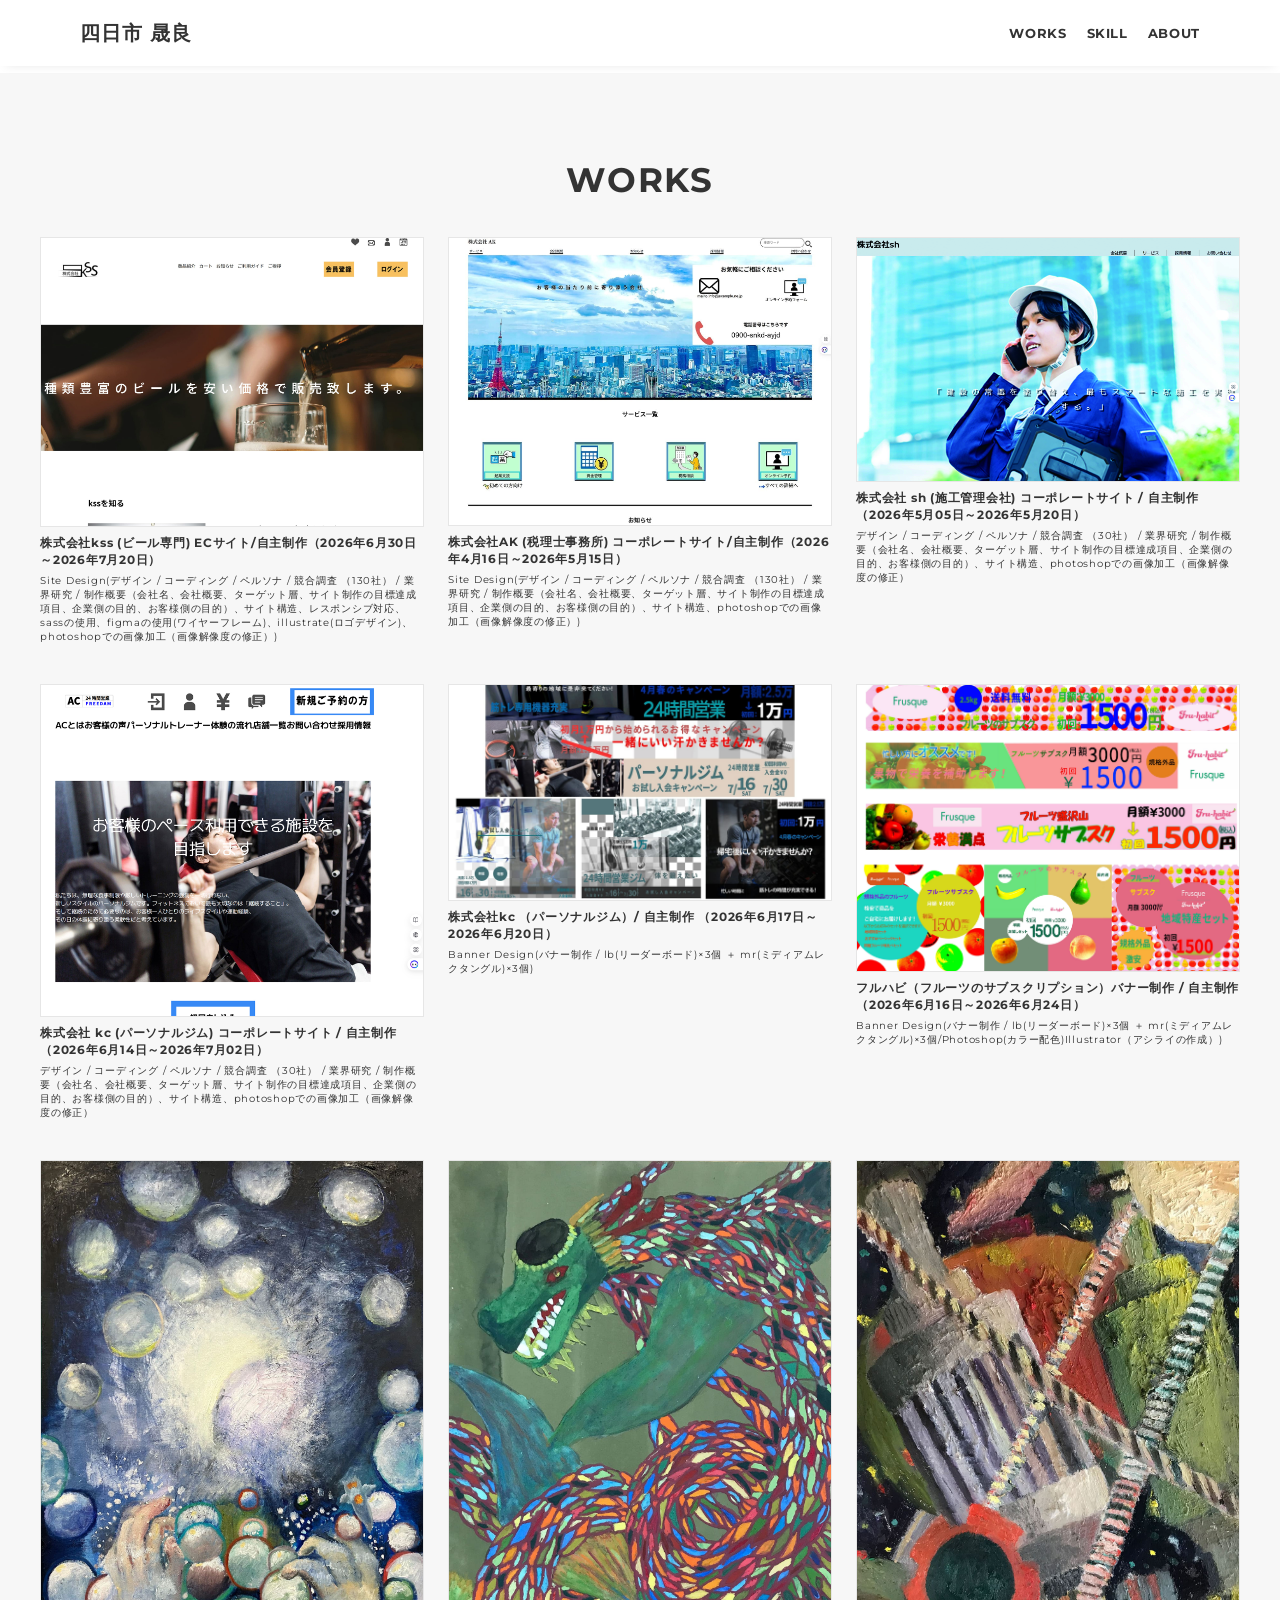
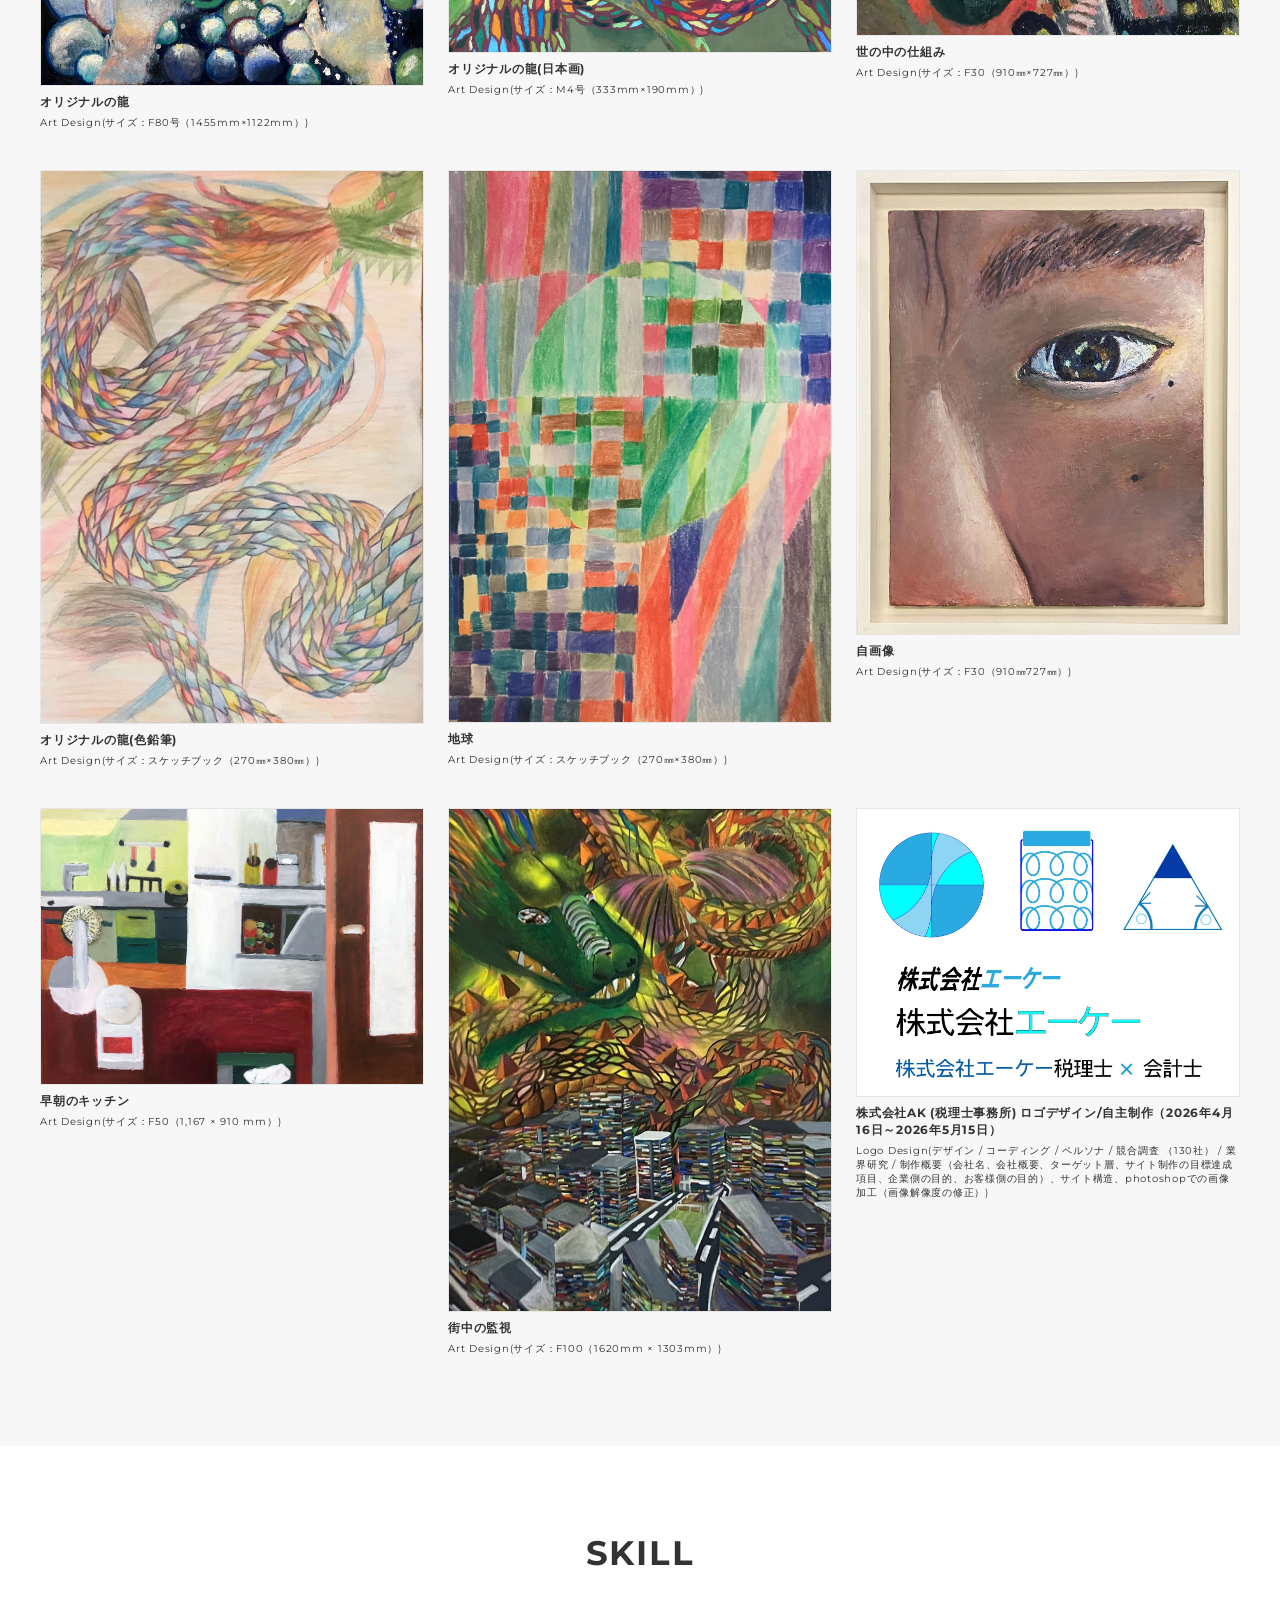
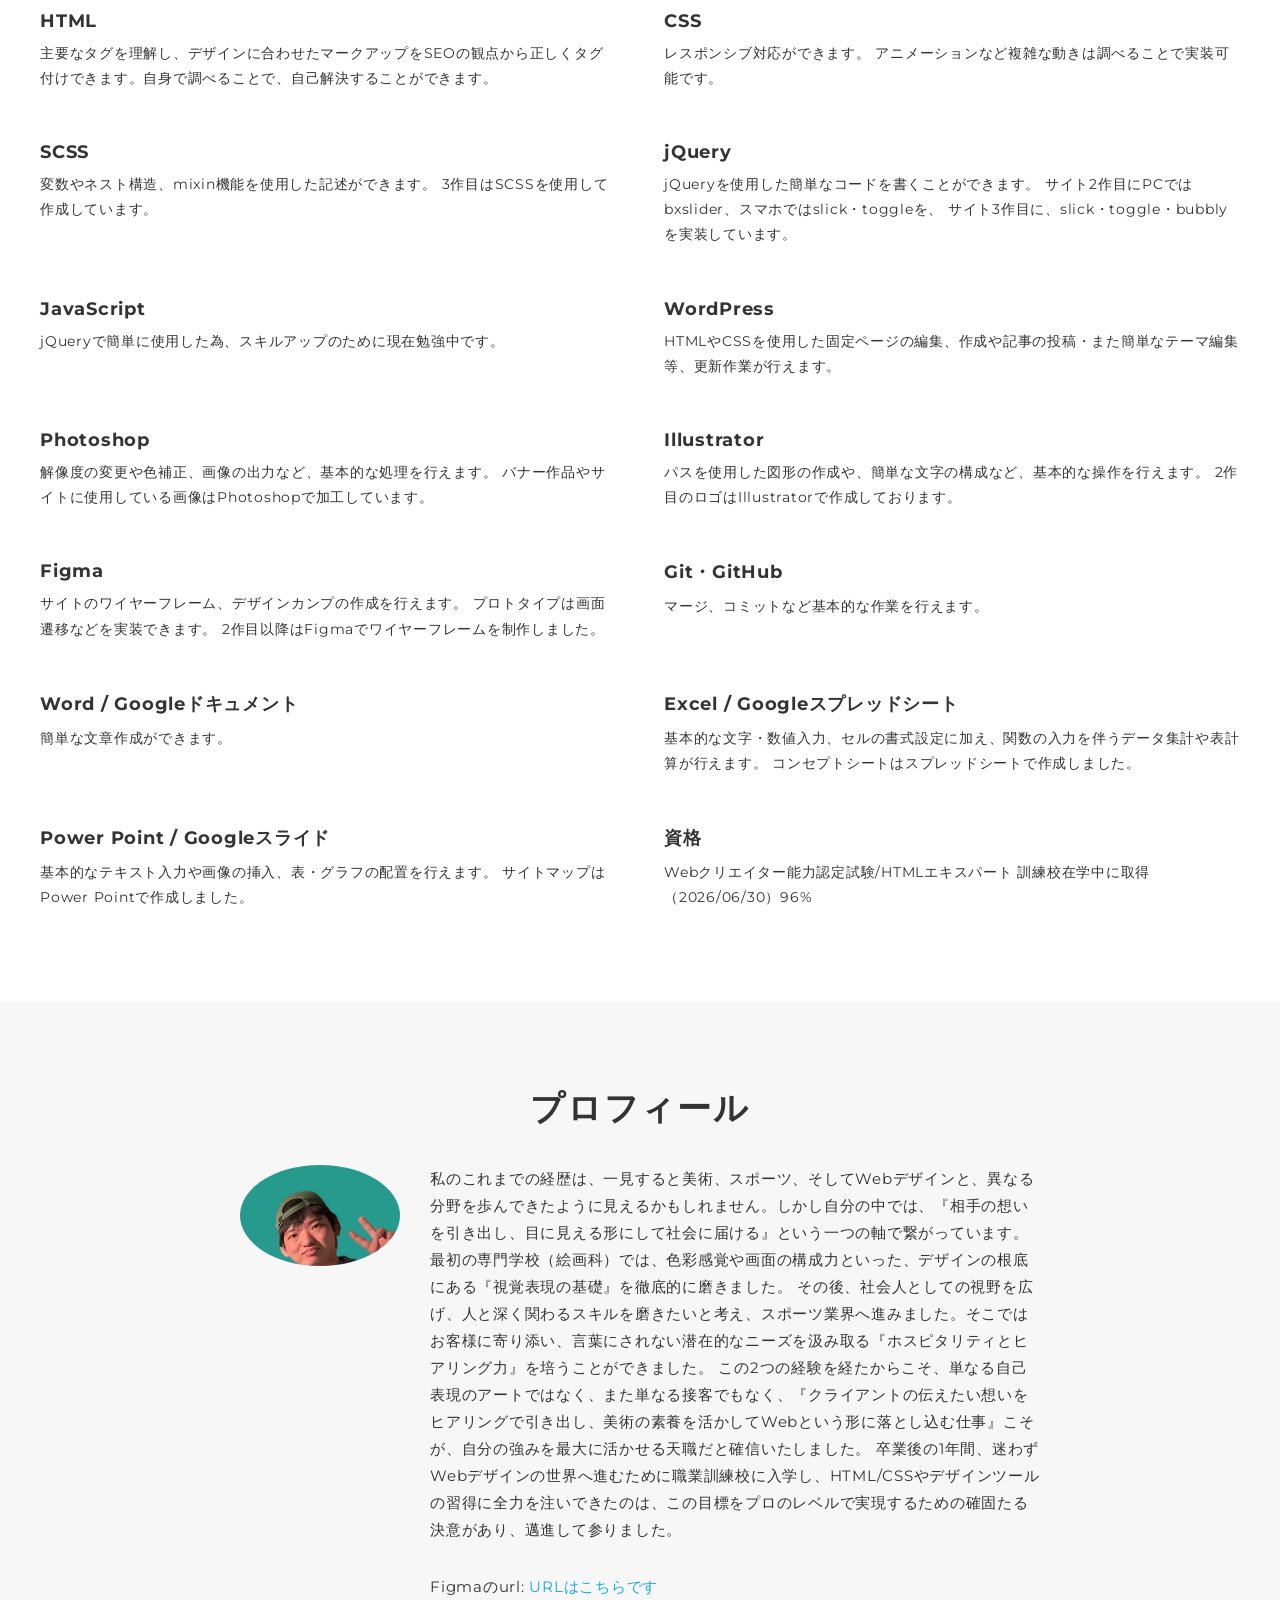
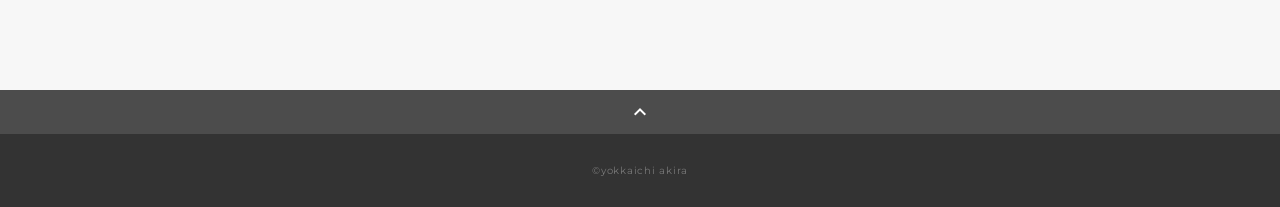
<file: portfolio_24_akira/index.html>
<!DOCTYPE html>
<html lang="ja">

<head>
  <meta charset="utf-8">
  <meta name="viewport" content="width=device-width,initial-scale=1">
  <meta property="og:type" content="website">
  <meta property="og:title" content="WebデザイナーYamada Taroのポートフォリオ">
  <meta property="og:url" content="URLが入る">
  <meta property="og:description" content="Yamada Taroのポートフォリオサイトです。">
  <meta property="og:image" content="img/ogp.png">
  <meta name="robots" content="noindex,nofollow">
  <meta name="description" content="Yamada Taroのポートフォリオサイトです">
  <title>四日市 晟良 ポートフォリオ</title>
  <!-- ↑名前をちゃんと変更してこのコメントアウトを削除すること -->
  <link rel="preconnect" href="https://fonts.gstatic.com">
  <link rel="stylesheet" href="https://fonts.googleapis.com/css2?family=Montserrat:wght@400;700&display=swap">
  <link rel="stylesheet" href="https://fonts.googleapis.com/css?family=Material+Icons+Outlined">
  <link rel="stylesheet" href="css/ress.css" media="all">
  <link rel="stylesheet" href="css/style.css" media="all">
  <link rel="stylesheet" href="css/reset.css" media="all">
  <link rel="icon" href="img/favicon.ico">
  <link rel="canonical" href="URL">
</head>

<body>
  <div class="wrapper">
    <!-- header -->
    <header class="header ">
      <h1 class="header-logo">
        <a href="#">四日市 晟良</a>
      </h1>
      <nav class="gnav">
        <ul class="gnav-list">
          <li class="gnav-item"><a href="#works">works</a></li>
          <li class="gnav-item"><a href="#skill">skill</a></li>
          <li class="gnav-item"><a href="#about">about</a></li>

        </ul>
      </nav>
    </header>
    <!-- /header -->

    <main class="content">


      <!-- works -->
      <div class="works section" id="works">
        <section class="container">
          <h2 class="title">works</h2>
          <div class="works-list">
            
                <a class="works-item" href="works-template_03.html">
              <div class="works-img"><img src="img/site03.jpg" width="400" height="300" alt="作品サムネイル画像"></div>
              <p class="works-name">株式会社kss (ビール専門) ECサイト/自主制作（2026年6月30日～2026年7月20日）</p>
              <p class="works-info">Site Design(デザイン / コーディング / ペルソナ / 競合調査 （130社） / 業界研究 /
                制作概要（会社名、会社概要、ターゲット層、サイト制作の目標達成項目、企業側の目的、お客様側の目的）、サイト構造、レスポンシブ対応、sassの使用、figmaの使用(ワイヤーフレーム)、illustrate(ロゴデザイン)、photoshopでの画像加工（画像解像度の修正）)</p>
            </a>
            
            <a class="works-item" href="works-template_01.html">
              <div class="works-img"><img src="img/site01.jpg" width="400" height="300" alt="作品サムネイル画像"></div>
              <p class="works-name">株式会社AK (税理士事務所) コーポレートサイト/自主制作（2026年4月16日～2026年5月15日）</p>
              <p class="works-info">Site Design(デザイン / コーディング / ペルソナ / 競合調査 （130社） / 業界研究 /
                制作概要（会社名、会社概要、ターゲット層、サイト制作の目標達成項目、企業側の目的、お客様側の目的）、サイト構造、photoshopでの画像加工（画像解像度の修正）)</p>
            </a>
            <a class="works-item" href="works-template_04.html">
              <div class="works-img"><img src="img/site02.jpg" width="400" height="300" alt="作品サムネイル画像">
              </div>
              <p class="works-name">株式会社 sh (施工管理会社) コーポレートサイト / 自主制作 （2026年5月05日～2026年5月20日）</p>
              <p class="works-info">デザイン / コーディング / ペルソナ / 競合調査 （30社） / 業界研究 /
                制作概要（会社名、会社概要、ターゲット層、サイト制作の目標達成項目、企業側の目的、お客様側の目的）、サイト構造、photoshopでの画像加工（画像解像度の修正）</p>
            </a>
            <a class="works-item" href="works-template_02.html">
              <div class="works-img"><img src="img/site01_04.jpg" width="400" height="300" alt="作品サムネイル画像">
              </div>
              <p class="works-name">株式会社 kc (パーソナルジム) コーポレートサイト / 自主制作 （2026年6月14日～2026年7月02日）</p>
              <p class="works-info">デザイン / コーディング / ペルソナ / 競合調査 （30社） / 業界研究 /
                制作概要（会社名、会社概要、ターゲット層、サイト制作の目標達成項目、企業側の目的、お客様側の目的）、サイト構造、photoshopでの画像加工（画像解像度の修正）</p>
            </a>
            <a class="works-item" href="works-banner_01_02.html">
              <div class="works-img"><img src="img/samnail_03.jpg" width="400" height="300" alt="作品サムネイル画像">
              </div>
              <p class="works-name">株式会社kc （パーソナルジム）/ 自主制作 （2026年6月17日～2026年6月20日）</p>
              <p class="works-info">Banner Design(バナー制作 / lb(リーダーボード)×3個 ＋ mr(ミディアムレクタングル)×3個)</p>
            </a>
            <a class="works-item" href="works-banner_01_03.html">
              <div class="works-img"><img src="img/sumnail_03.jpg" width="400" height="300" alt="作品サムネイル画像">
              </div>
              <p class="works-name">フルハビ（フルーツのサブスクリプション）バナー制作 / 自主制作（2026年6月16日～2026年6月24日）</p>
              <p class="works-info">Banner Design(バナー制作 / lb(リーダーボード)×3個 ＋ mr(ミディアムレクタングル)×3個/Photoshop(カラー配色)Illustrator（アシライの作成）)</p>
            </a>

            <a class="works-item" href="works-art_01.html">
              <div class="works-img"><img src="img/art_images_01.jpg" width="400" height="300" alt="作品サムネイル画像">
              </div>
              <p class="works-name">オリジナルの龍</p>
              <p class="works-info">Art Design(サイズ：F80号（1455mm×1122mm）)</p>
            </a>
            <a class="works-item" href="works-art_02.html">
              <div class="works-img"><img src="img/art_images03.jpg" width="400" height="300" alt="作品サムネイル画像">
              </div>
              <p class="works-name">オリジナルの龍(日本画)
              </p>
              <p class="works-info">Art Design(サイズ：M4号（333mm×190mm）)</p>
            </a>
            <a class="works-item" href="works-art_03.html">
              <div class="works-img"><img src="img/art_images04.jpg" width="400" height="300" alt="作品サムネイル画像">
              </div>
              <p class="works-name">世の中の仕組み</p>
              <p class="works-info">Art Design(サイズ：F30（910㎜×727㎜）)</p>
            </a>
            <a class="works-item" href="works-art_04.html">
              <div class="works-img"><img src="img/art_images_06.jpg" width="400" height="300" alt="作品サムネイル画像">
              </div>
              <p class="works-name">オリジナルの龍(色鉛筆)</p>
              <p class="works-info">Art Design(サイズ：スケッチブック（270㎜×380㎜）)</p>
            </a>
            <a class="works-item" href="works-art_05.html">
              <div class="works-img"><img src="img/art_images_02.jpg" width="400" height="300" alt="作品サムネイル画像">
              </div>
              <p class="works-name">地球</p>
              <p class="works-info">Art Design(サイズ：スケッチブック（270㎜×380㎜）)</p>
            </a>
            <a class="works-item" href="works-art_06.html">
              <div class="works-img"><img src="img/art_images_07.jpg" width="400" height="300" alt="作品サムネイル画像">
              </div>
              <p class="works-name">自画像</p>
              <p class="works-info">Art Design(サイズ：F30（910㎜727㎜）)</p>
            </a>
            <a class="works-item" href="works-art_07.html">
              <div class="works-img"><img src="img/art_images_08.jpg" width="400" height="300" alt="作品サムネイル画像">
              </div>
              <p class="works-name">早朝のキッチン</p>
              <p class="works-info">Art Design(サイズ：F50（1,167 × 910 mm）)</p>
            </a>
            <a class="works-item" href="works-art_08.html">
              <div class="works-img"><img src="img/art_images_09.jpg" width="400" height="300" alt="作品サムネイル画像">
              </div>
              <p class="works-name">街中の監視</p>
              <p class="works-info">Art Design(サイズ：F100（1620mm × 1303mm）)</p>
            </a>
            <a class="works-item" href="works-logo_01.html">
              <div class="works-img"><img src="img/portforio_logo_01.jpg" width="400" height="300" alt="作品サムネイル画像">
              </div>
              <p class="works-name">株式会社AK (税理士事務所) ロゴデザイン/自主制作（2026年4月16日～2026年5月15日）</p>
              <p class="works-info">Logo Design(デザイン / コーディング / ペルソナ / 競合調査 （130社） / 業界研究 /
                制作概要（会社名、会社概要、ターゲット層、サイト制作の目標達成項目、企業側の目的、お客様側の目的）、サイト構造、photoshopでの画像加工（画像解像度の修正）)</p>
            </a>
          
 
          </div>
        </section>
      </div>
      <!-- /works -->

      <!-- skill -->
      <div class="skill section" id="skill">
        <section class="container">
          <h2 class="title">skill</h2>
          <div class="skill-list">
            <div class="skill-item">
              <div class="skill-body">
                <h3 class="skill-name">HTML</h3>
                <p class="skill-text">
                  主要なタグを理解し、デザインに合わせたマークアップをSEOの観点から正しくタグ付けできます。自身で調べることで、自己解決することができます。</p>
              </div>
            </div>
            <div class="skill-item">
              <div class="skill-body">
                <h3 class="skill-name">CSS</h3>
                <p class="skill-text">
                  レスポンシブ対応ができます。
                  アニメーションなど複雑な動きは調べることで実装可能です。</p>
              </div>
            </div>
            <div class="skill-item">
              <div class="skill-body">
                <h3 class="skill-name">SCSS</h3>
                <p class="skill-text">
                  変数やネスト構造、mixin機能を使用した記述ができます。
                  3作目はSCSSを使用して作成しています。
                </p>
              </div>
            </div>
            <div class="skill-item">
              <div class="skill-body">
                <h3 class="skill-name">jQuery</h3>
                <p class="skill-text">
                  jQueryを使用した簡単なコードを書くことができます。
                  サイト2作目にPCではbxslider、スマホではslick・toggleを、
                  サイト3作目に、slick・toggle・bubblyを実装しています。</p>
              </div>
            </div>
            <div class="skill-item">
              <div class="skill-body">
                <h3 class="skill-name">JavaScript</h3>
                <p class="skill-text">jQueryで簡単に使用した為、スキルアップのために現在勉強中です。
                </p>
              </div>
            </div>
            <div class="skill-item">
              <div class="skill-body">
                <h3 class="skill-name">WordPress</h3>
                <p class="skill-text">
                  HTMLやCSSを使用した固定ページの編集、作成や記事の投稿・また簡単なテーマ編集等、更新作業が行えます。</p>
              </div>
            </div>
            <div class="skill-item">
              <div class="skill-body">
                <h3 class="skill-name">Photoshop</h3>
                <p class="skill-text">
                  解像度の変更や色補正、画像の出力など、基本的な処理を行えます。
                  バナー作品やサイトに使用している画像はPhotoshopで加工しています。
                </p>
              </div>
            </div>
            <div class="skill-item">
              <div class="skill-body">
                <h3 class="skill-name">Illustrator</h3>
                <p class="skill-text">
                  パスを使用した図形の作成や、簡単な文字の構成など、基本的な操作を行えます。
                  2作目のロゴはIllustratorで作成しております。</p>
              </div>
            </div>
            <div class="skill-item">
              <div class="skill-body">
                <h3 class="skill-name">Figma</h3>
                <p class="skill-text">サイトのワイヤーフレーム、デザインカンプの作成を行えます。
                  プロトタイプは画面遷移などを実装できます。
                  2作目以降はFigmaでワイヤーフレームを制作しました。
                </p>
              </div>
            </div>
            <div class="skill-item">
              <div class="skill-body">
                <h3 class="skill-name">Git・GitHub</h3>
                <p class="skill-text">マージ、コミットなど基本的な作業を行えます。

                </p>
              </div>
            </div>
            <div class="skill-item">
              <div class="skill-body">
                <h3 class="skill-name">Word / Googleドキュメント</h3>
                <p class="skill-text">簡単な文章作成ができます。


                </p>
              </div>
            </div>
            <div class="skill-item">
              <div class="skill-body">
                <h3 class="skill-name">Excel / Googleスプレッドシート</h3>
                <p class="skill-text">基本的な文字・数値入力、セルの書式設定に加え、関数の入力を伴うデータ集計や表計算が行えます。
                  コンセプトシートはスプレッドシートで作成しました。

                </p>
              </div>
            </div>
            <div class="skill-item">
              <div class="skill-body">
                <h3 class="skill-name">Power Point / Googleスライド</h3>
                <p class="skill-text">基本的なテキスト入力や画像の挿入、表・グラフの配置を行えます。
                  サイトマップはPower Pointで作成しました。


                </p>
              </div>
            </div>
            <div class="skill-item">
              <div class="skill-body">
                <h3 class="skill-name">資格</h3>
                <p class="skill-text">Webクリエイター能力認定試験/HTMLエキスパート
                  訓練校在学中に取得（2026/06/30）96%


                </p>
              </div>
            </div>
          </div>
        </section>
      </div>
      <!-- /skill -->

      <!-- about -->
      <div class="about section" id="about">
        <section class="container">
          <h2 class="title">プロフィール</h2>
          <div class="profile">
            <p class="profile-img">
              <img src="img/portforio_face_img_02.jpg" width="400" height="300" alt="作品サムネイル画像">
            </p>
            <div class="profile-body">
              <p>
                私のこれまでの経歴は、一見すると美術、スポーツ、そしてWebデザインと、異なる分野を歩んできたように見えるかもしれません。しかし自分の中では、『相手の想いを引き出し、目に見える形にして社会に届ける』という一つの軸で繋がっています。
                最初の専門学校（絵画科）では、色彩感覚や画面の構成力といった、デザインの根底にある『視覚表現の基礎』を徹底的に磨きました。
                その後、社会人としての視野を広げ、人と深く関わるスキルを磨きたいと考え、スポーツ業界へ進みました。そこではお客様に寄り添い、言葉にされない潜在的なニーズを汲み取る『ホスピタリティとヒアリング力』を培うことができました。
                この2つの経験を経たからこそ、単なる自己表現のアートではなく、また単なる接客でもなく、『クライアントの伝えたい想いをヒアリングで引き出し、美術の素養を活かしてWebという形に落とし込む仕事』こそが、自分の強みを最大に活かせる天職だと確信いたしました。
                卒業後の1年間、迷わずWebデザインの世界へ進むために職業訓練校に入学し、HTML/CSSやデザインツールの習得に全力を注いできたのは、この目標をプロのレベルで実現するための確固たる決意があり、邁進して参りました。
              </p>
              <p>Figmaのurl:
                <a href="https://www.figma.com/files/team/1344949535613570368/recents-and-sharing/recently-viewed?fuid=1344949532804854926"
                  target="_blank">URLはこちらです</a>
              </p>
            </div>
          </div>
        </section>

      </div>
      <!-- /about -->


      <div class="page-top" id="js-page-top">
        <span class="material-icons-outlined">expand_less</span>
      </div>
    </main>

    <!-- footer -->
    <footer class="footer">
      <div class="copyright">&copy;yokkaichi akira</div>
    </footer>
    <!-- /footer -->

  </div>
  <script src="js/jquery-3.6.0.min.js"></script>
  <script src="js/script.js"></script>
  <!-- Google tag (gtag.js) -->
<script async src="https://www.googletagmanager.com/gtag/js?id=G-FTJ642TMDC"></script>
<script>
  window.dataLayer = window.dataLayer || [];
  function gtag(){dataLayer.push(arguments);}
  gtag('js', new Date());

  gtag('config', 'G-FTJ642TMDC');
</script>
</body>

</html>
</file>
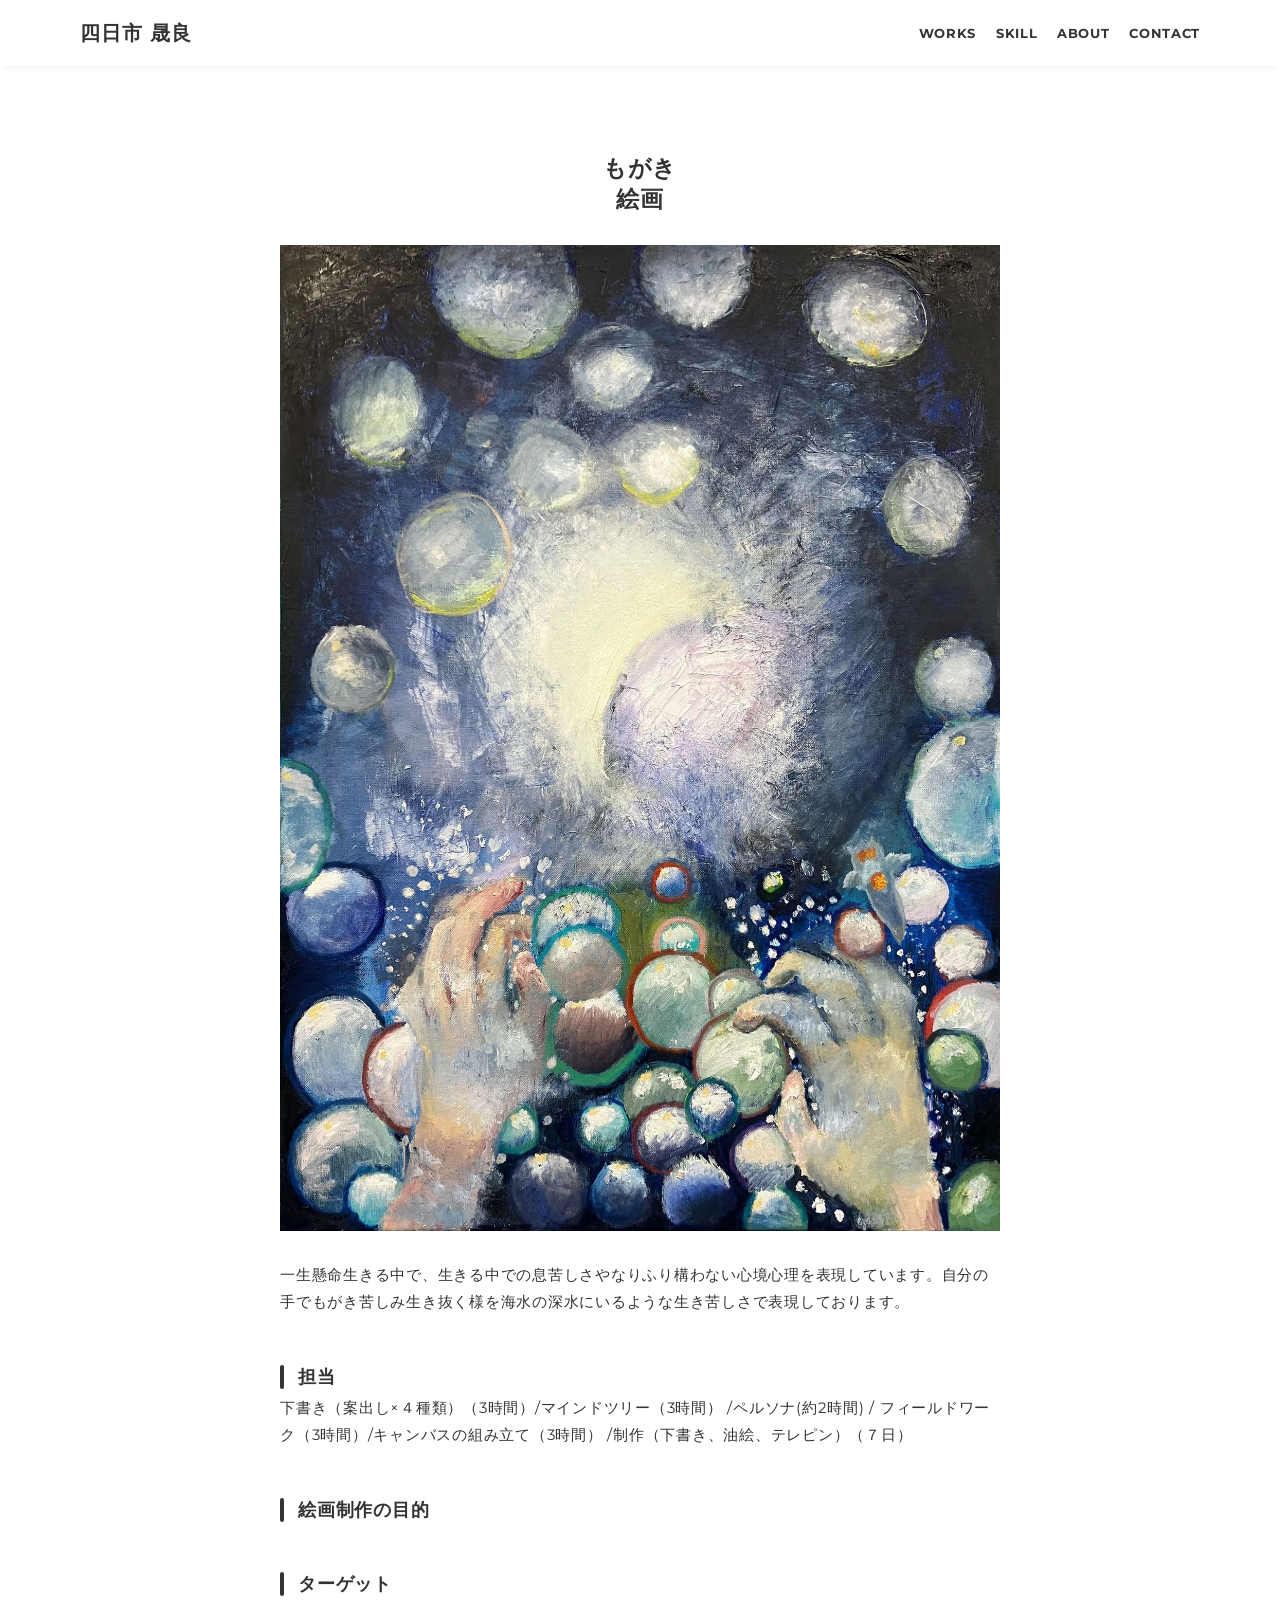
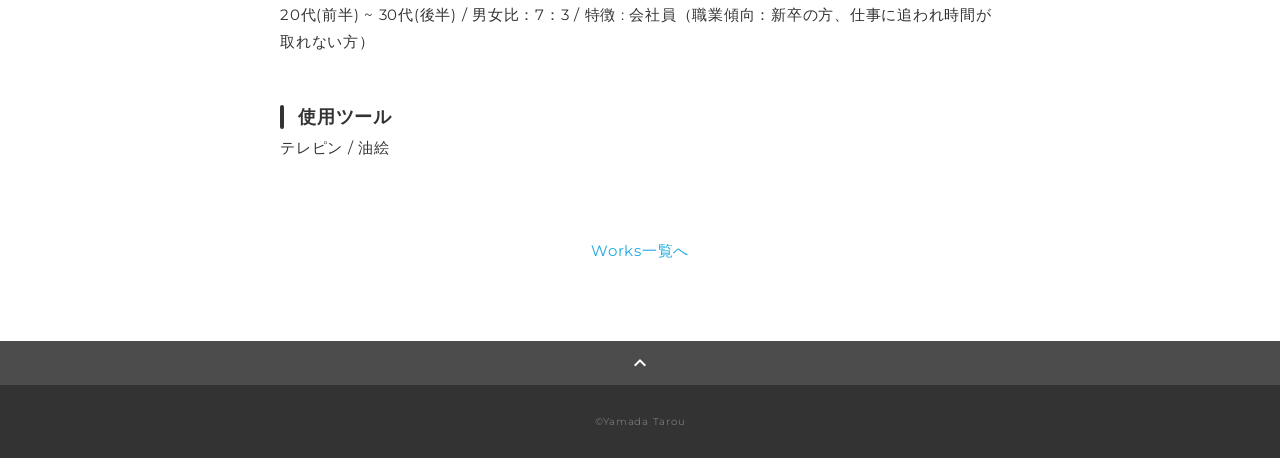
<file: portfolio_24_akira/works-art_01.html>
<!DOCTYPE html>
<html lang="ja">

<head>
  <meta charset="utf-8">
  <meta name="viewport" content="width=device-width,initial-scale=1">
  <meta property="og:type" content="website">
  <meta property="og:title" content="WebデザイナーYamada Taroのポートフォリオ">
  <meta property="og:url" content="URLが入る">
  <meta property="og:description" content="Yamada Taroのポートフォリオサイトです。">
  <meta property="og:image" content="img/ogp.png">
  <meta name="robots" content="noindex,nofollow">
  <meta name="description" content="Yamada Taroのポートフォリオサイトです">
  <title>四日市 晟良 ポートフォリオ</title>

  <link rel="preconnect" href="https://fonts.gstatic.com">
  <link rel="stylesheet" href="https://fonts.googleapis.com/css2?family=Montserrat:wght@400;700&display=swap">
  <link rel="stylesheet" href="https://fonts.googleapis.com/css?family=Material+Icons+Outlined">
  <link rel="stylesheet" href="css/ress.css" media="all">
  <link rel="stylesheet" href="css/style.css" media="all">
  <link rel="icon" href="img/favicon.ico">
  <link rel="canonical" href="URL">
</head>

<body>
  <div class="wrapper">
    <!-- header -->
    <header class="header ">
      <h1 class="header-logo">
        <a href="./index.html">四日市 晟良</a>
      </h1>
      <nav class="gnav">
        <ul class="gnav-list">
          <li class="gnav-item"><a href="#works">works</a></li>
          <li class="gnav-item"><a href="#skill">skill</a></li>
          <li class="gnav-item"><a href="#about">about</a></li>
          <li class="gnav-item"><a href="#contact">contact</a></li>
        </ul>
      </nav>
    </header>
    <!-- /header -->

    <main class="content">
      <div class="article">
        <section class="article-container">
          <h2 class="article-title">もがき<br>絵画</h2>
          <div class="article-body">
            <p>
              <img src="img/art_images_01.jpg" width="1000" height="913" alt="作品スクリーンショット">
            </p>
            <p>
              一生懸命生きる中で、生きる中での息苦しさやなりふり構わない心境心理を表現しています。自分の手でもがき苦しみ生き抜く様を海水の深水にいるような生き苦しさで表現しております。
            </p>
            
            <h3>担当</h3>
            <p>下書き（案出し×４種類）（3時間）/マインドツリー（3時間） /ペルソナ(約2時間) / フィールドワーク（3時間）/キャンバスの組み立て（3時間） /制作（下書き、油絵、テレピン）（７日）</p>
            <h3>絵画制作の目的</h3>
            <p>

            </p>
            <h3>ターゲット</h3>
            <p>20代(前半) ~ 30代(後半) / 男女比：7：3 / 特徴 : 会社員（職業傾向：新卒の方、仕事に追われ時間が取れない方）</p>
            <h3>使用ツール</h3>
            <p>テレピン / 油絵 </p>

          </div>
          <div class="home-link">
            <a href="./#works">Works一覧へ</a>
          </div>
        </section>
      </div>

      <div class="page-top" id="js-page-top">
        <span class="material-icons-outlined">expand_less</span>
      </div>
    </main>

    <!-- footer -->
    <footer class="footer">
      <div class="copyright">&copy;Yamada Tarou</div>
    </footer>
    <!-- /footer -->

  </div>
  <script src="js/jquery-3.6.0.min.js"></script>
  <script src="js/script.js"></script>
</body>

</html>
</file>
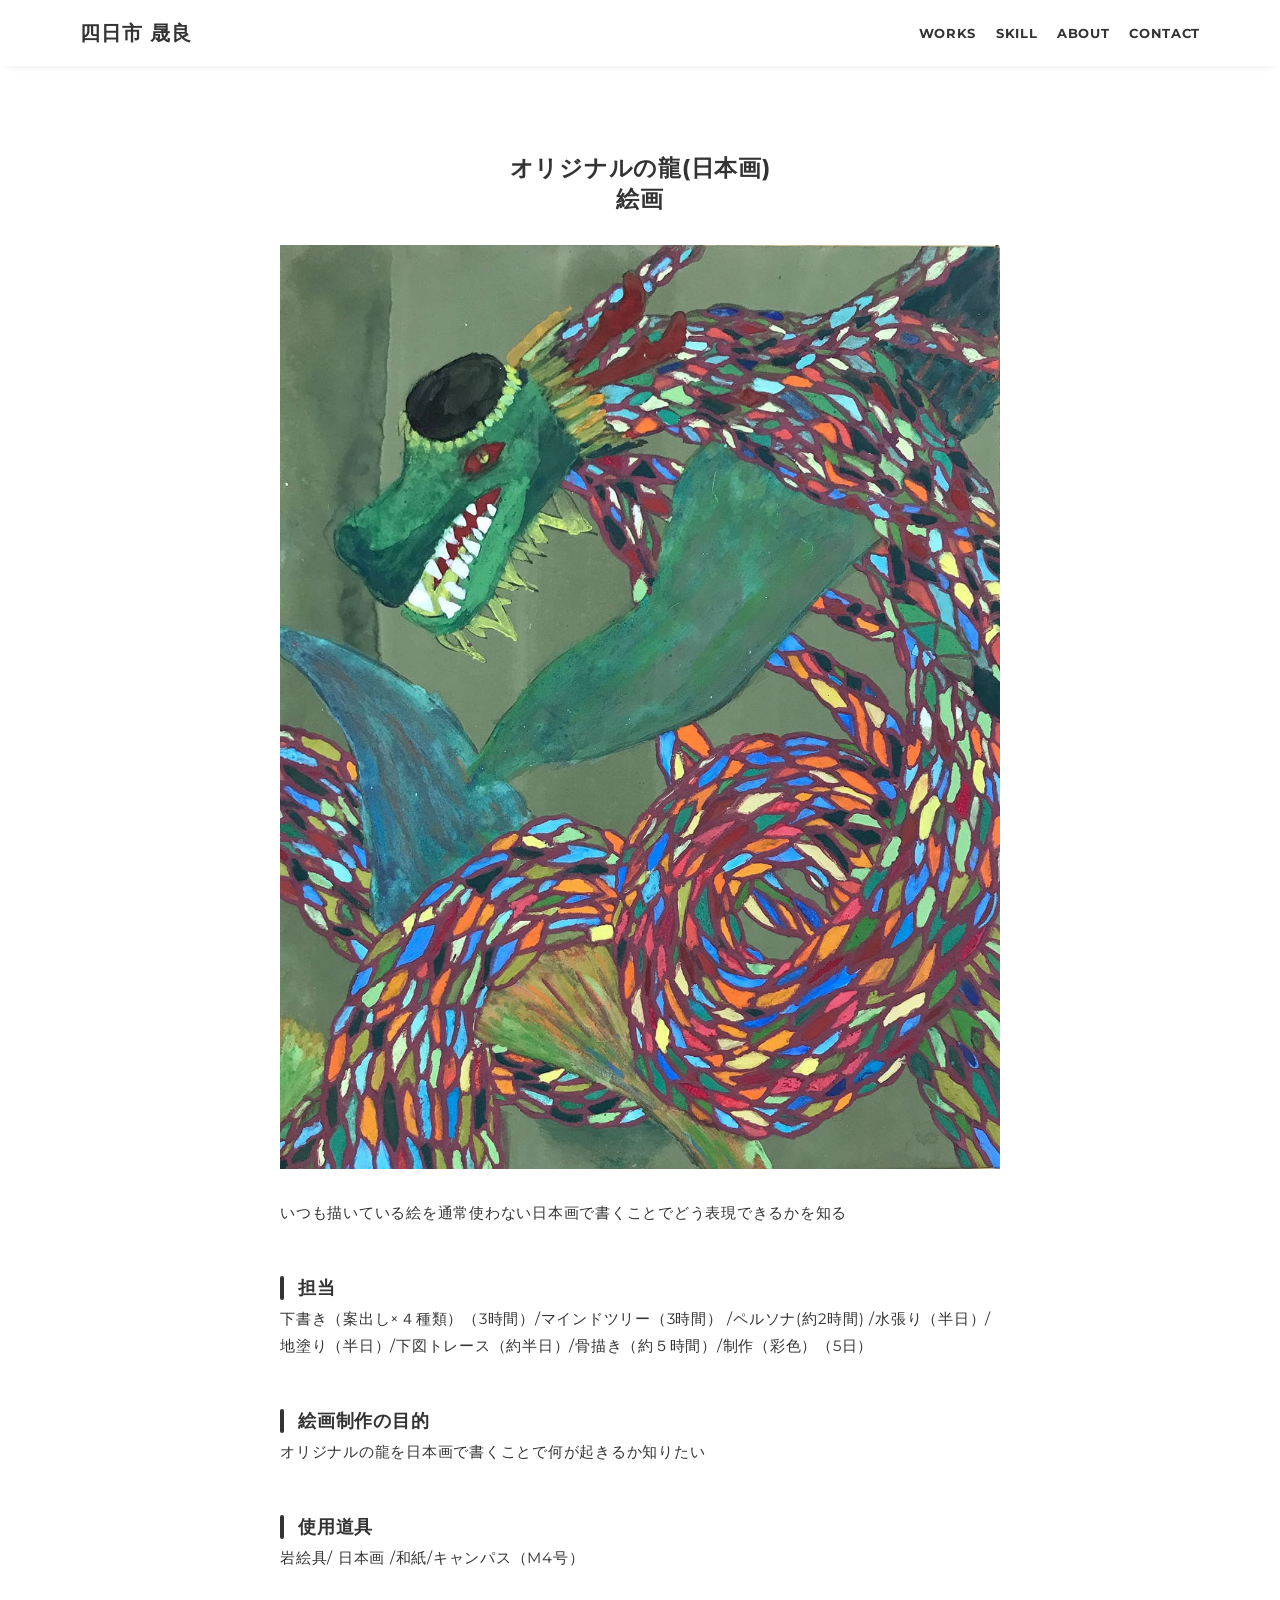
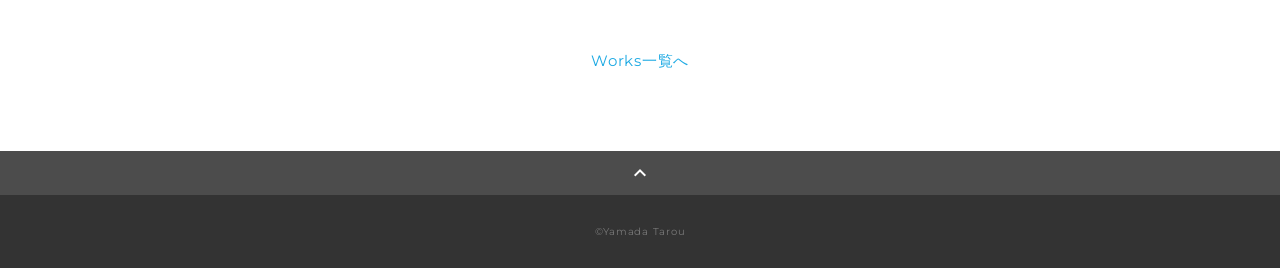
<file: portfolio_24_akira/works-art_02.html>
<!DOCTYPE html>
<html lang="ja">

<head>
  <meta charset="utf-8">
  <meta name="viewport" content="width=device-width,initial-scale=1">
  <meta property="og:type" content="website">
  <meta property="og:title" content="WebデザイナーYamada Taroのポートフォリオ">
  <meta property="og:url" content="URLが入る">
  <meta property="og:description" content="Yamada Taroのポートフォリオサイトです。">
  <meta property="og:image" content="img/ogp.png">
  <meta name="robots" content="noindex,nofollow">
  <meta name="description" content="Yamada Taroのポートフォリオサイトです">
  <title>四日市 晟良 ポートフォリオ</title>

  <link rel="preconnect" href="https://fonts.gstatic.com">
  <link rel="stylesheet" href="https://fonts.googleapis.com/css2?family=Montserrat:wght@400;700&display=swap">
  <link rel="stylesheet" href="https://fonts.googleapis.com/css?family=Material+Icons+Outlined">
  <link rel="stylesheet" href="css/ress.css" media="all">
  <link rel="stylesheet" href="css/style.css" media="all">
  <link rel="icon" href="img/favicon.ico">
  <link rel="canonical" href="URL">
</head>

<body>
  <div class="wrapper">
    <!-- header -->
    <header class="header ">
      <h1 class="header-logo">
        <a href="./index.html">四日市 晟良</a>
      </h1>
      <nav class="gnav">
        <ul class="gnav-list">
          <li class="gnav-item"><a href="#works">works</a></li>
          <li class="gnav-item"><a href="#skill">skill</a></li>
          <li class="gnav-item"><a href="#about">about</a></li>
          <li class="gnav-item"><a href="#contact">contact</a></li>
        </ul>
      </nav>
    </header>
    <!-- /header -->

    <main class="content">
      <div class="article">
        <section class="article-container">
          <h2 class="article-title">オリジナルの龍(日本画)<br>絵画</h2>
          <div class="article-body">
            <p>
              <img src="img/art_images03.jpg" width="1000" height="913" alt="作品スクリーンショット">
            </p>
            <p>いつも描いている絵を通常使わない日本画で書くことでどう表現できるかを知る</p>
            
            <h3>担当</h3>
            <p>下書き（案出し×４種類）（3時間）/マインドツリー（3時間） /ペルソナ(約2時間) /水張り（半日）/地塗り（半日）/下図トレース（約半日）/骨描き（約５時間）/制作（彩色）（5日）</p>
            <h3>絵画制作の目的</h3>
            <p>
オリジナルの龍を日本画で書くことで何が起きるか知りたい
            </p>
           
            <h3>使用道具</h3>
            <p> 岩絵具/ 日本画 /和紙/キャンパス（M4号）</p>

          </div>
          <div class="home-link">
            <a href="./#works">Works一覧へ</a>
          </div>
        </section>
      </div>

      <div class="page-top" id="js-page-top">
        <span class="material-icons-outlined">expand_less</span>
      </div>
    </main>

    <!-- footer -->
    <footer class="footer">
      <div class="copyright">&copy;Yamada Tarou</div>
    </footer>
    <!-- /footer -->

  </div>
  <script src="js/jquery-3.6.0.min.js"></script>
  <script src="js/script.js"></script>
</body>

</html>
</file>
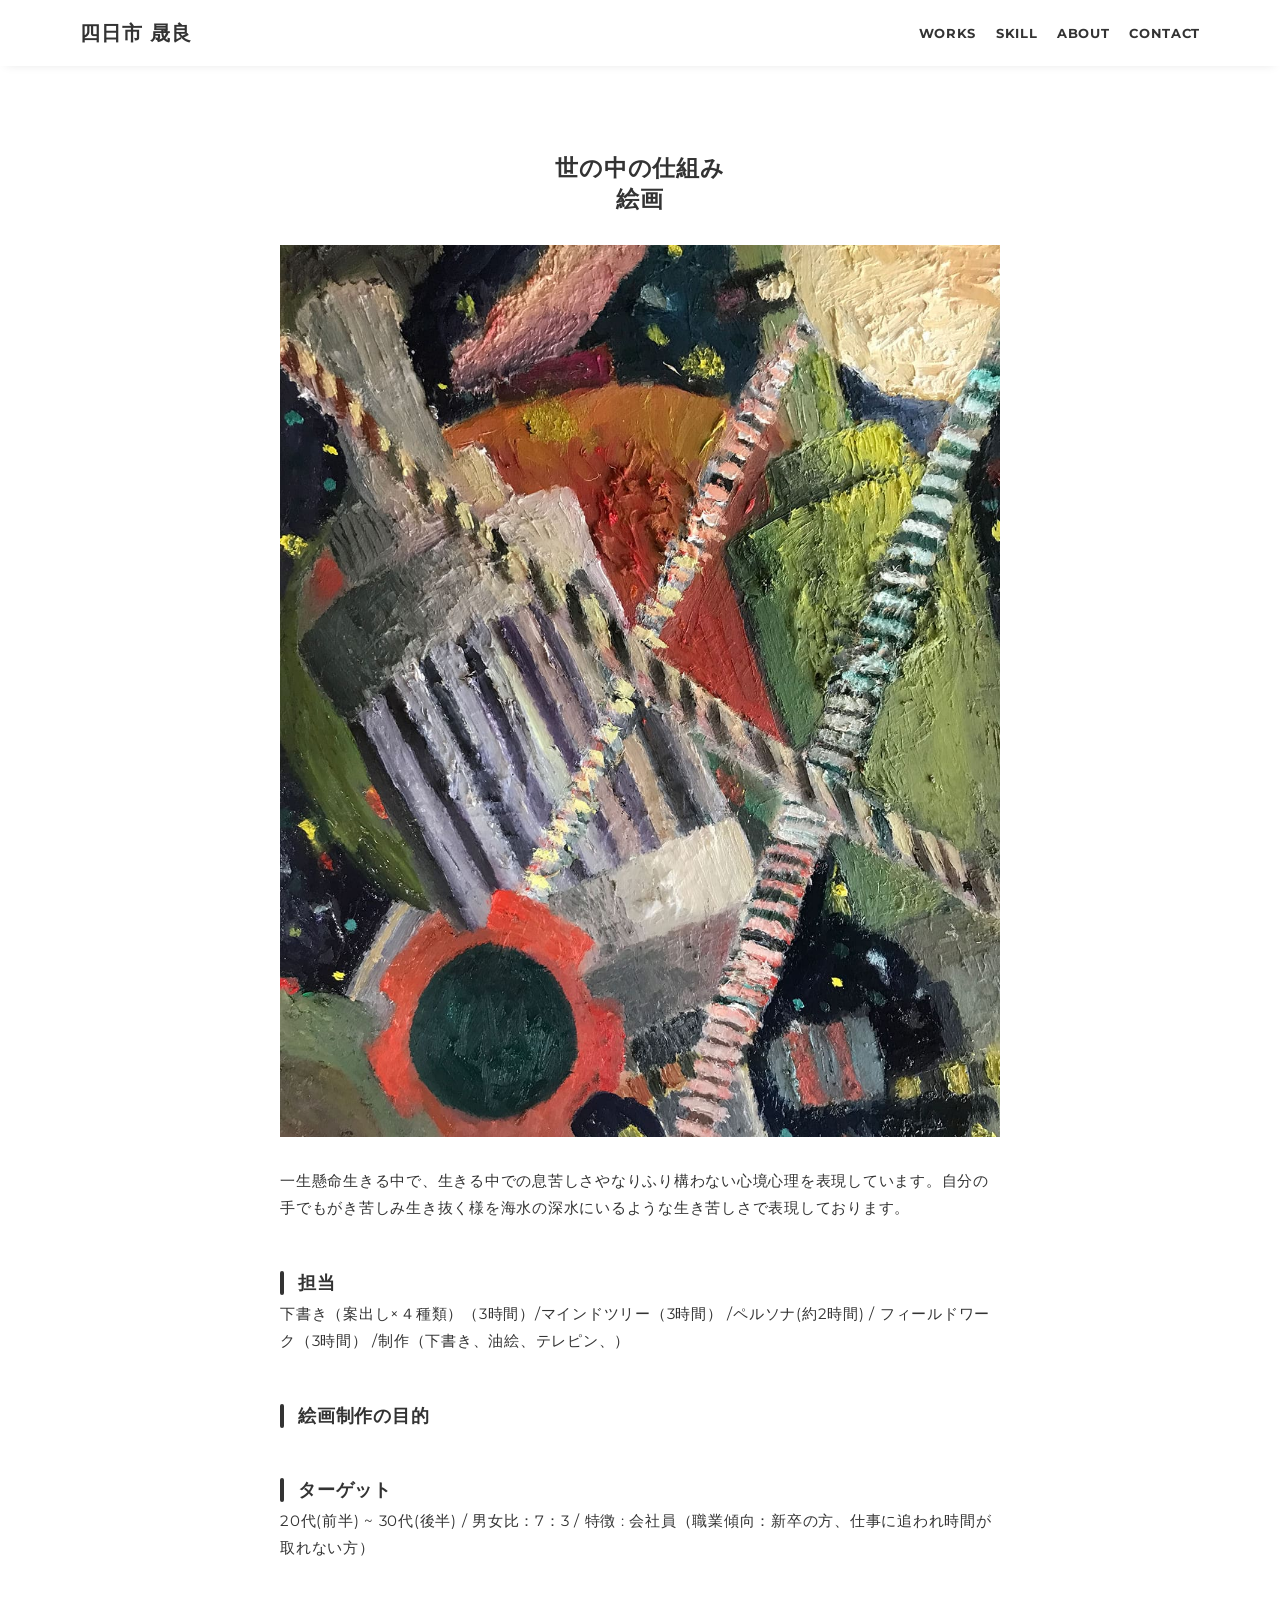
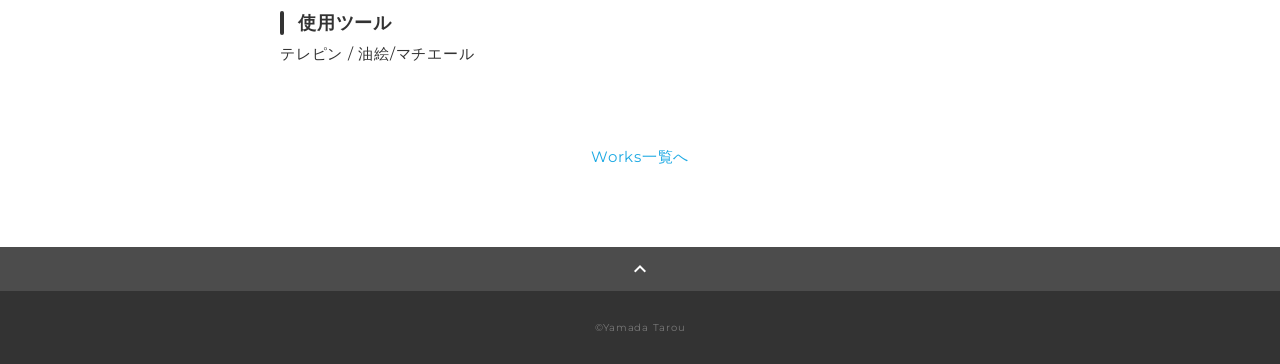
<file: portfolio_24_akira/works-art_03.html>
<!DOCTYPE html>
<html lang="ja">

<head>
  <meta charset="utf-8">
  <meta name="viewport" content="width=device-width,initial-scale=1">
  <meta property="og:type" content="website">
  <meta property="og:title" content="WebデザイナーYamada Taroのポートフォリオ">
  <meta property="og:url" content="URLが入る">
  <meta property="og:description" content="Yamada Taroのポートフォリオサイトです。">
  <meta property="og:image" content="img/ogp.png">
  <meta name="robots" content="noindex,nofollow">
  <meta name="description" content="Yamada Taroのポートフォリオサイトです">
  <title>四日市 晟良 ポートフォリオ</title>

  <link rel="preconnect" href="https://fonts.gstatic.com">
  <link rel="stylesheet" href="https://fonts.googleapis.com/css2?family=Montserrat:wght@400;700&display=swap">
  <link rel="stylesheet" href="https://fonts.googleapis.com/css?family=Material+Icons+Outlined">
  <link rel="stylesheet" href="css/ress.css" media="all">
  <link rel="stylesheet" href="css/style.css" media="all">
  <link rel="icon" href="img/favicon.ico">
  <link rel="canonical" href="URL">
</head>

<body>
  <div class="wrapper">
    <!-- header -->
    <header class="header ">
      <h1 class="header-logo">
        <a href="./index.html">四日市 晟良</a>
      </h1>
      <nav class="gnav">
        <ul class="gnav-list">
          <li class="gnav-item"><a href="#works">works</a></li>
          <li class="gnav-item"><a href="#skill">skill</a></li>
          <li class="gnav-item"><a href="#about">about</a></li>
          <li class="gnav-item"><a href="#contact">contact</a></li>
        </ul>
      </nav>
    </header>
    <!-- /header -->

    <main class="content">
      <div class="article">
        <section class="article-container">
          <h2 class="article-title">世の中の仕組み<br>絵画</h2>
          <div class="article-body">
            <p>
              <img src="img/art_images04.jpg" width="1000" height="913" alt="作品スクリーンショット">
            </p>
            <p>
              一生懸命生きる中で、生きる中での息苦しさやなりふり構わない心境心理を表現しています。自分の手でもがき苦しみ生き抜く様を海水の深水にいるような生き苦しさで表現しております。
            </p>
            
            <h3>担当</h3>
            <p>下書き（案出し×４種類）（3時間）/マインドツリー（3時間） /ペルソナ(約2時間) / フィールドワーク（3時間） /制作（下書き、油絵、テレピン、）</p>
            <h3>絵画制作の目的</h3>
            <p>

            </p>
            <h3>ターゲット</h3>
            <p>20代(前半) ~ 30代(後半) / 男女比：7：3 / 特徴 : 会社員（職業傾向：新卒の方、仕事に追われ時間が取れない方）</p>
            <h3>使用ツール</h3>
            <p>テレピン / 油絵/マチエール </p>

          </div>
          <div class="home-link">
            <a href="./#works">Works一覧へ</a>
          </div>
        </section>
      </div>

      <div class="page-top" id="js-page-top">
        <span class="material-icons-outlined">expand_less</span>
      </div>
    </main>

    <!-- footer -->
    <footer class="footer">
      <div class="copyright">&copy;Yamada Tarou</div>
    </footer>
    <!-- /footer -->

  </div>
  <script src="js/jquery-3.6.0.min.js"></script>
  <script src="js/script.js"></script>
</body>

</html>
</file>
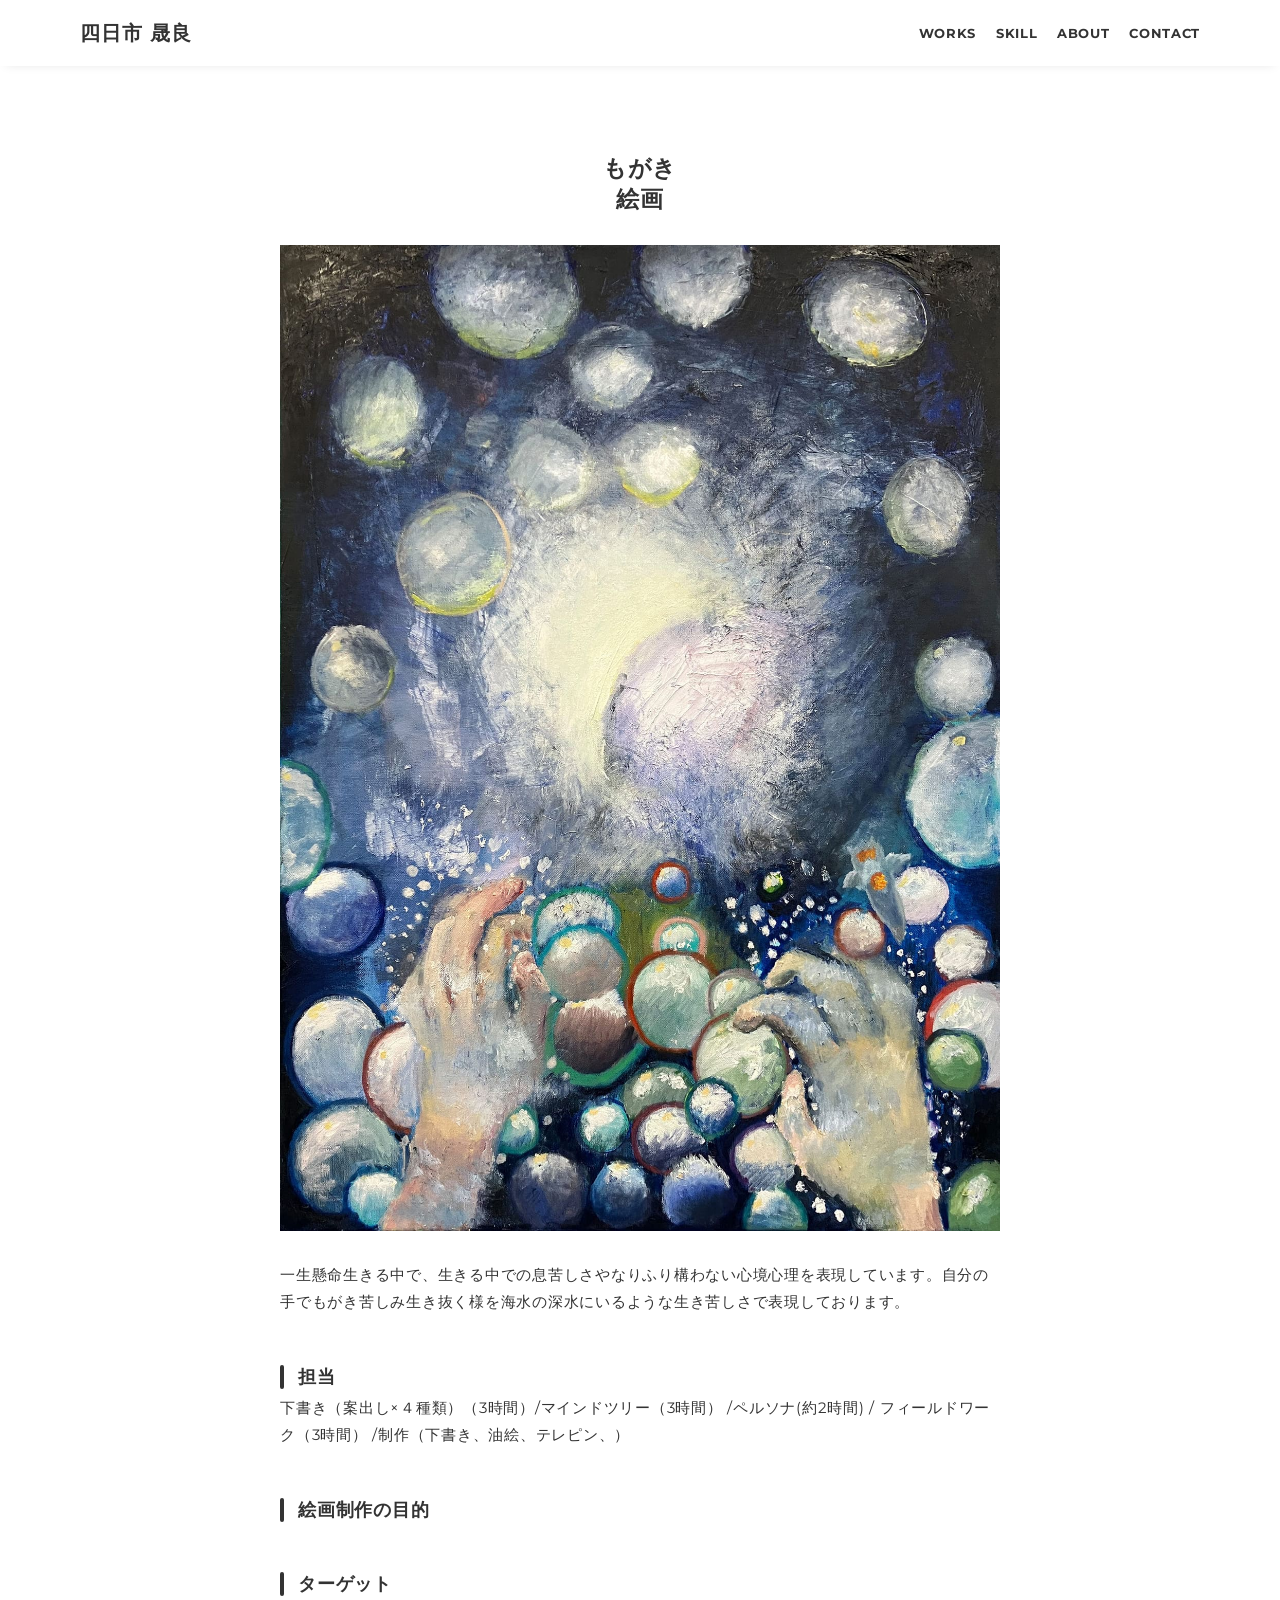
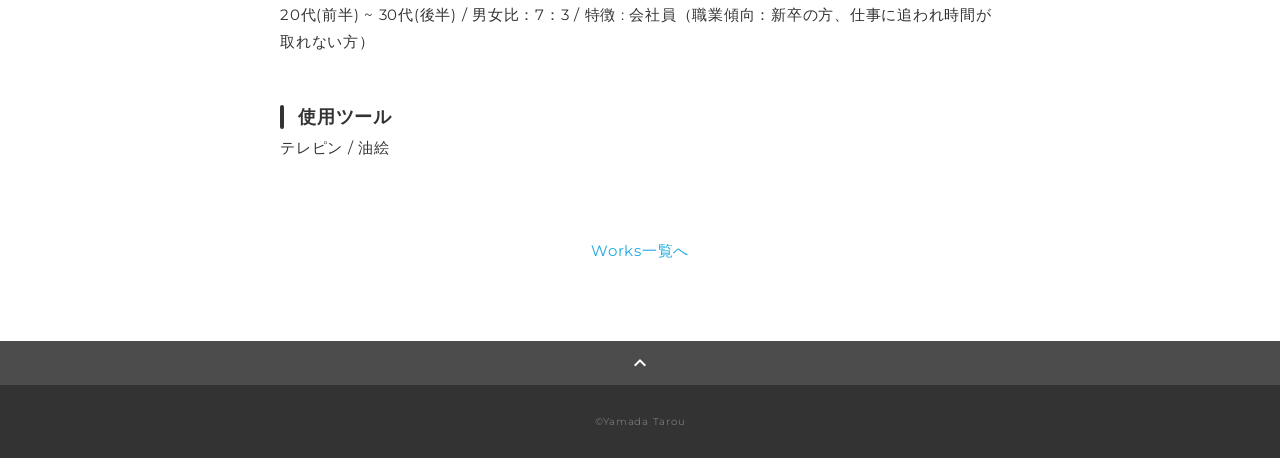
<file: portfolio_24_akira/works-art_04.html>
<!DOCTYPE html>
<html lang="ja">

<head>
  <meta charset="utf-8">
  <meta name="viewport" content="width=device-width,initial-scale=1">
  <meta property="og:type" content="website">
  <meta property="og:title" content="WebデザイナーYamada Taroのポートフォリオ">
  <meta property="og:url" content="URLが入る">
  <meta property="og:description" content="Yamada Taroのポートフォリオサイトです。">
  <meta property="og:image" content="img/ogp.png">
  <meta name="robots" content="noindex,nofollow">
  <meta name="description" content="Yamada Taroのポートフォリオサイトです">
  <title>四日市 晟良 ポートフォリオ</title>

  <link rel="preconnect" href="https://fonts.gstatic.com">
  <link rel="stylesheet" href="https://fonts.googleapis.com/css2?family=Montserrat:wght@400;700&display=swap">
  <link rel="stylesheet" href="https://fonts.googleapis.com/css?family=Material+Icons+Outlined">
  <link rel="stylesheet" href="css/ress.css" media="all">
  <link rel="stylesheet" href="css/style.css" media="all">
  <link rel="icon" href="img/favicon.ico">
  <link rel="canonical" href="URL">
</head>

<body>
  <div class="wrapper">
    <!-- header -->
    <header class="header ">
      <h1 class="header-logo">
        <a href="./index.html">四日市 晟良</a>
      </h1>
      <nav class="gnav">
        <ul class="gnav-list">
          <li class="gnav-item"><a href="#works">works</a></li>
          <li class="gnav-item"><a href="#skill">skill</a></li>
          <li class="gnav-item"><a href="#about">about</a></li>
          <li class="gnav-item"><a href="#contact">contact</a></li>
        </ul>
      </nav>
    </header>
    <!-- /header -->

    <main class="content">
      <div class="article">
        <section class="article-container">
          <h2 class="article-title">もがき<br>絵画</h2>
          <div class="article-body">
            <p>
              <img src="img/art_images_01.jpg" width="1000" height="913" alt="作品スクリーンショット">
            </p>
            <p>
              一生懸命生きる中で、生きる中での息苦しさやなりふり構わない心境心理を表現しています。自分の手でもがき苦しみ生き抜く様を海水の深水にいるような生き苦しさで表現しております。
            </p>
            
            <h3>担当</h3>
            <p>下書き（案出し×４種類）（3時間）/マインドツリー（3時間） /ペルソナ(約2時間) / フィールドワーク（3時間） /制作（下書き、油絵、テレピン、）</p>
            <h3>絵画制作の目的</h3>
            <p>

            </p>
            <h3>ターゲット</h3>
            <p>20代(前半) ~ 30代(後半) / 男女比：7：3 / 特徴 : 会社員（職業傾向：新卒の方、仕事に追われ時間が取れない方）</p>
            <h3>使用ツール</h3>
            <p>テレピン / 油絵 </p>

          </div>
          <div class="home-link">
            <a href="./#works">Works一覧へ</a>
          </div>
        </section>
      </div>

      <div class="page-top" id="js-page-top">
        <span class="material-icons-outlined">expand_less</span>
      </div>
    </main>

    <!-- footer -->
    <footer class="footer">
      <div class="copyright">&copy;Yamada Tarou</div>
    </footer>
    <!-- /footer -->

  </div>
  <script src="js/jquery-3.6.0.min.js"></script>
  <script src="js/script.js"></script>
</body>

</html>
</file>
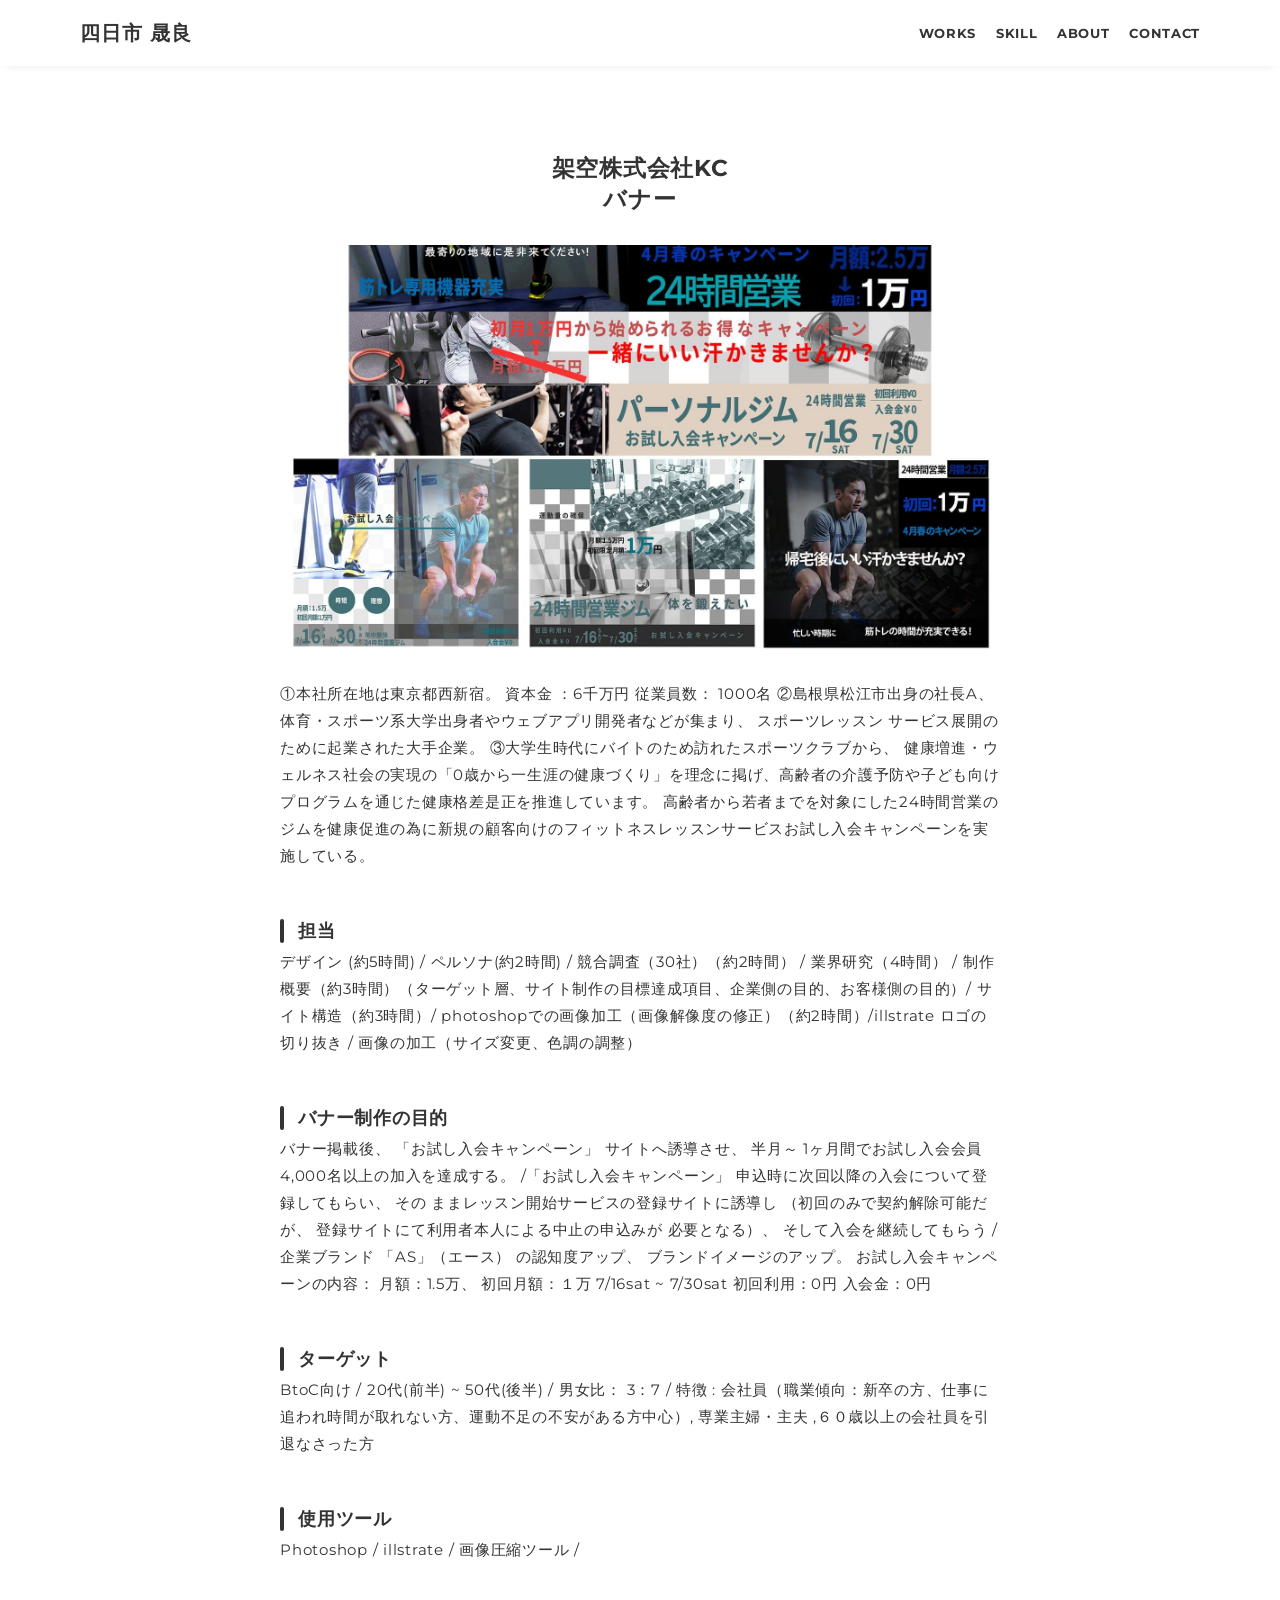
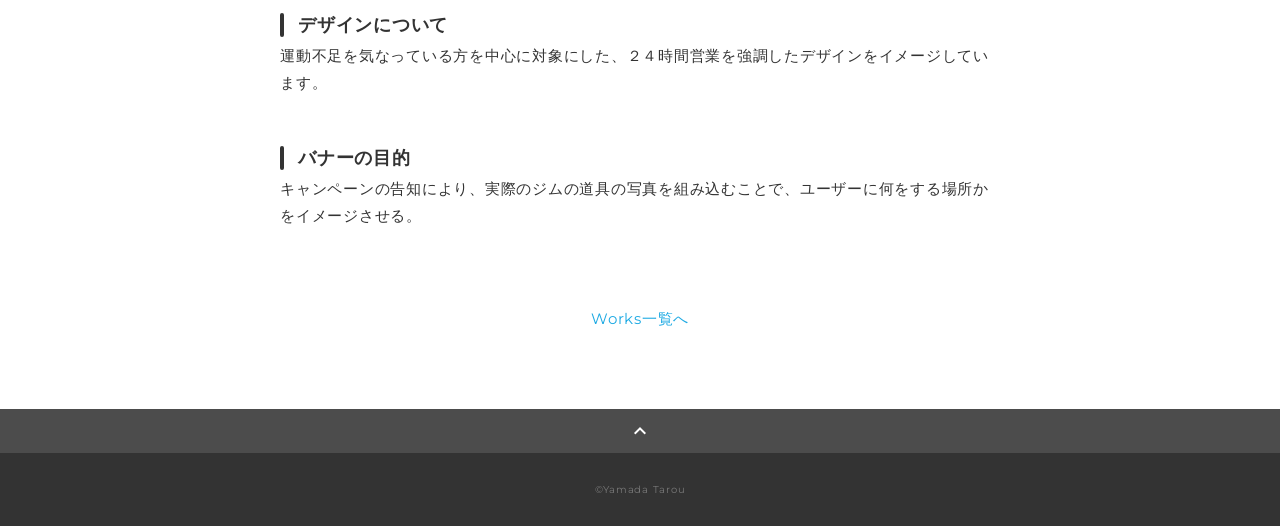
<file: portfolio_24_akira/works-banner_01_02.html>
<!DOCTYPE html>
<html lang="ja">

<head>
  <meta charset="utf-8">
  <meta name="viewport" content="width=device-width,initial-scale=1">
  <meta property="og:type" content="website">
  <meta property="og:title" content="WebデザイナーYamada Taroのポートフォリオ">
  <meta property="og:url" content="URLが入る">
  <meta property="og:description" content="Yamada Taroのポートフォリオサイトです。">
  <meta property="og:image" content="img/ogp.png">
  <meta name="robots" content="noindex,nofollow">
  <meta name="description" content="Yamada Taroのポートフォリオサイトです">
  <title>四日市 晟良 ポートフォリオ</title>

  <link rel="preconnect" href="https://fonts.gstatic.com">
  <link rel="stylesheet" href="https://fonts.googleapis.com/css2?family=Montserrat:wght@400;700&display=swap">
  <link rel="stylesheet" href="https://fonts.googleapis.com/css?family=Material+Icons+Outlined">
  <link rel="stylesheet" href="css/ress.css" media="all">
  <link rel="stylesheet" href="css/style.css" media="all">
  <link rel="icon" href="img/favicon.ico">
  <link rel="canonical" href="URL">
</head>

<body>
  <div class="wrapper">
    <!-- header -->
    <header class="header ">
      <h1 class="header-logo">
        <a href="./index.html">四日市 晟良</a>
      </h1>
      <nav class="gnav">
        <ul class="gnav-list">
          <li class="gnav-item"><a href="#works">works</a></li>
          <li class="gnav-item"><a href="#skill">skill</a></li>
          <li class="gnav-item"><a href="#about">about</a></li>
          <li class="gnav-item"><a href="#contact">contact</a></li>
        </ul>
      </nav>
    </header>
    <!-- /header -->

    <main class="content">
      <div class="article">
        <section class="article-container">
          <h2 class="article-title">架空株式会社KC<br>バナー</h2>
          <div class="article-body">
            <p>
              <img src="img/samnail_03.jpg" width="1000" height="913" alt="作品スクリーンショット">
            </p>
            <p>
              ①本社所在地は東京都西新宿。 資本金 ：6千万円 従業員数： 1000名
              ②島根県松江市出身の社長A、 体育・スポーツ系大学出身者やウェブアプリ開発者などが集まり、 スポーツレッスン サービス展開のために起業された大手企業。
              ③大学生時代にバイトのため訪れたスポーツクラブから、 健康増進・ウェルネス社会の実現の「0歳から一生涯の健康づくり」を理念に掲げ、高齢者の介護予防や子ども向けプログラムを通じた健康格差是正を推進しています。
              高齢者から若者までを対象にした24時間営業のジムを健康促進の為に新規の顧客向けのフィットネスレッスンサービスお試し入会キャンペーンを実施している。
            </p>
            
            <h3>担当</h3>
            <p>デザイン (約5時間) / ペルソナ(約2時間) / 競合調査（30社）（約2時間） / 業界研究（4時間） /
              制作概要（約3時間）（ターゲット層、サイト制作の目標達成項目、企業側の目的、お客様側の目的）/ サイト構造（約3時間）/ photoshopでの画像加工（画像解像度の修正）（約2時間）/illstrate
              ロゴの切り抜き / 画像の加工（サイズ変更、色調の調整）</p>
            <h3>バナー制作の目的</h3>
            <p>バナー掲載後、 「お試し入会キャンペーン」 サイトへ誘導させ、 半月～ 1ヶ月間でお試し入会会員
              4,000名以上の加入を達成する。 /「お試し入会キャンペーン」 申込時に次回以降の入会について登録してもらい、 その
              ままレッスン開始サービスの登録サイトに誘導し （初回のみで契約解除可能だが、 登録サイトにて利用者本人による中止の申込みが
              必要となる）、 そして入会を継続してもらう / 企業ブランド 「AS」（エース） の認知度アップ、 ブランドイメージのアップ。
            お試し入会キャンペーンの内容：
              月額：1.5万、 初回月額：１万
              7/16sat ~ 7/30sat
              初回利用：0円
              入会金：0円
            </p>
            <h3>ターゲット</h3>
            <p>BtoC向け / 20代(前半) ~ 50代(後半) / 男女比： 3：7 / 特徴 : 会社員（職業傾向：新卒の方、仕事に追われ時間が取れない方、運動不足の不安がある方中心）, 専業主婦・主夫 ,６０歳以上の会社員を引退なさった方</p>
            <h3>使用ツール</h3>
            <p>Photoshop / illstrate / 画像圧縮ツール / </p>


          

            <h3>デザインについて</h3>
            <p>
              運動不足を気なっている方を中心に対象にした、２４時間営業を強調したデザインをイメージしています。
            </p>
            <h3>バナーの目的</h3>
            <p>
              キャンペーンの告知により、実際のジムの道具の写真を組み込むことで、ユーザーに何をする場所かをイメージさせる。

            </p>

          </div>
          <div class="home-link">
            <a href="./#works">Works一覧へ</a>
          </div>
        </section>
      </div>

      <div class="page-top" id="js-page-top">
        <span class="material-icons-outlined">expand_less</span>
      </div>
    </main>

    <!-- footer -->
    <footer class="footer">
      <div class="copyright">&copy;Yamada Tarou</div>
    </footer>
    <!-- /footer -->

  </div>
  <script src="js/jquery-3.6.0.min.js"></script>
  <script src="js/script.js"></script>
</body>

</html>
</file>
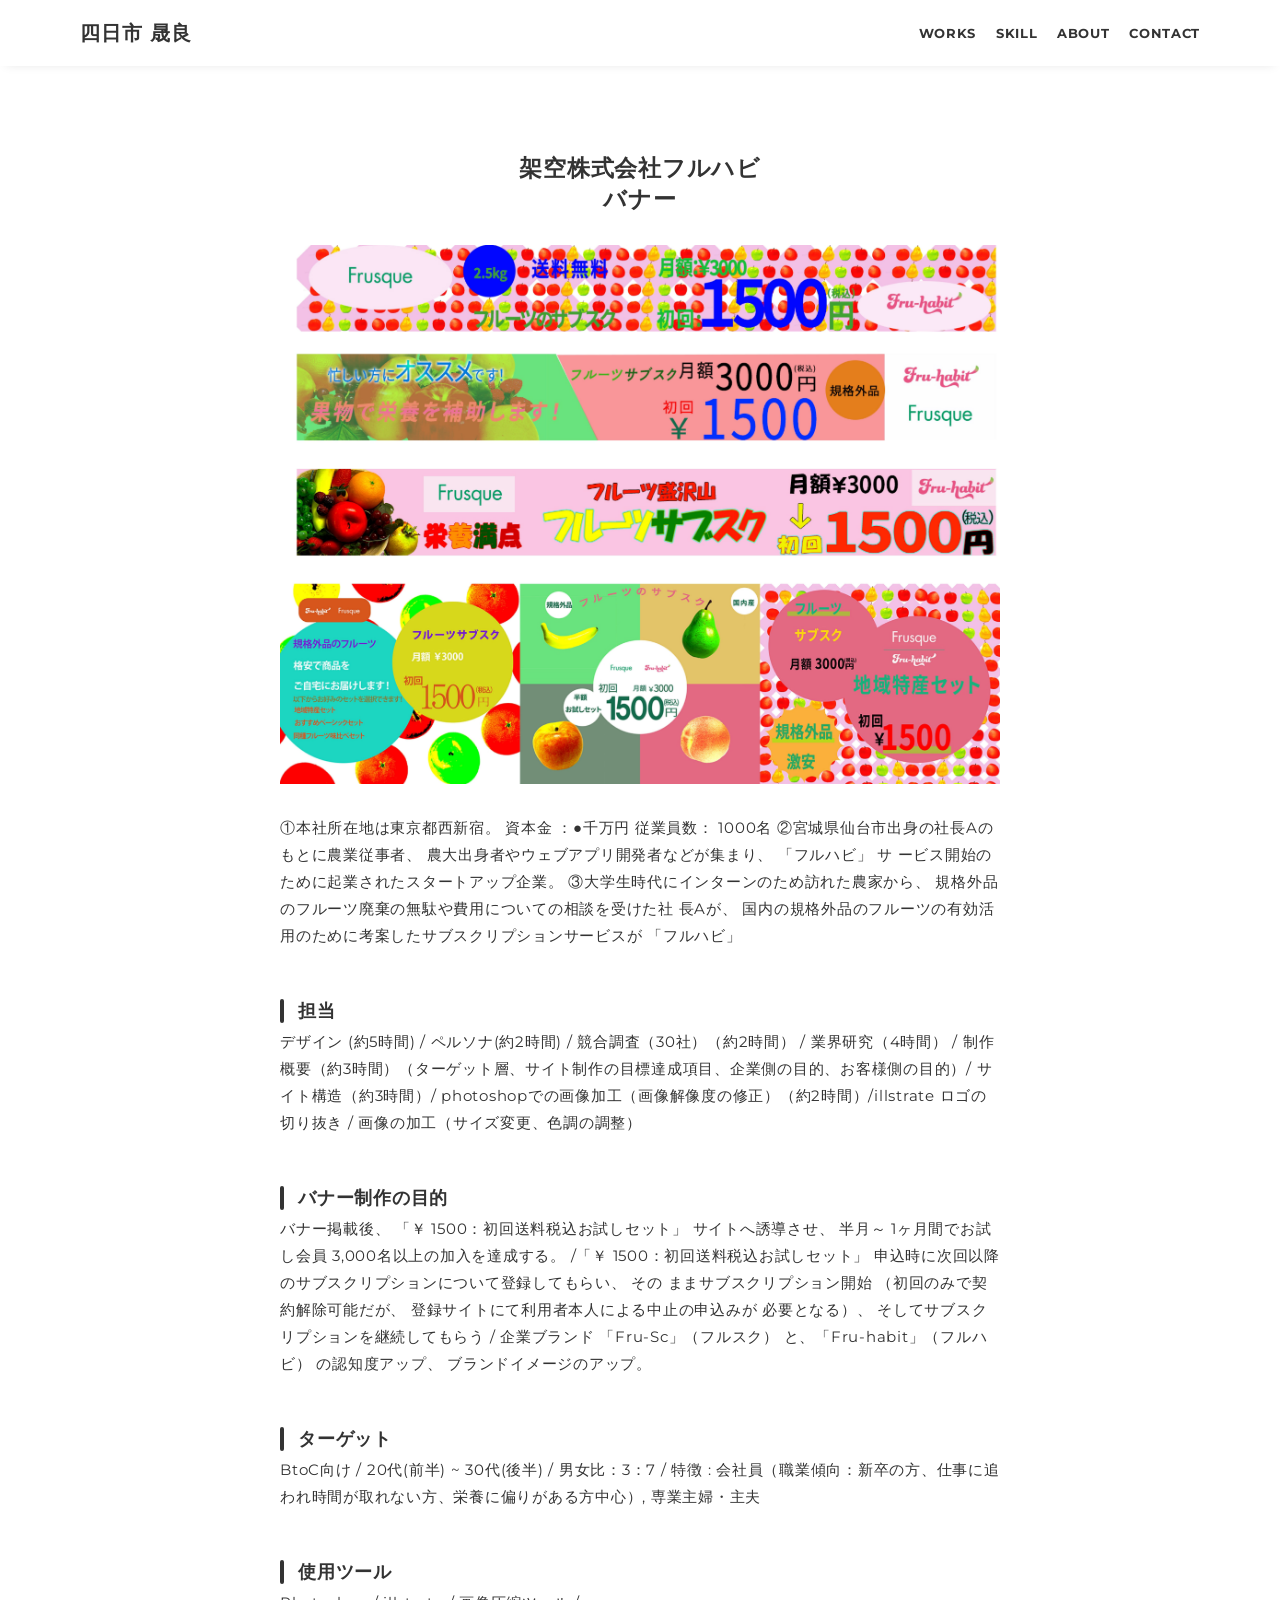
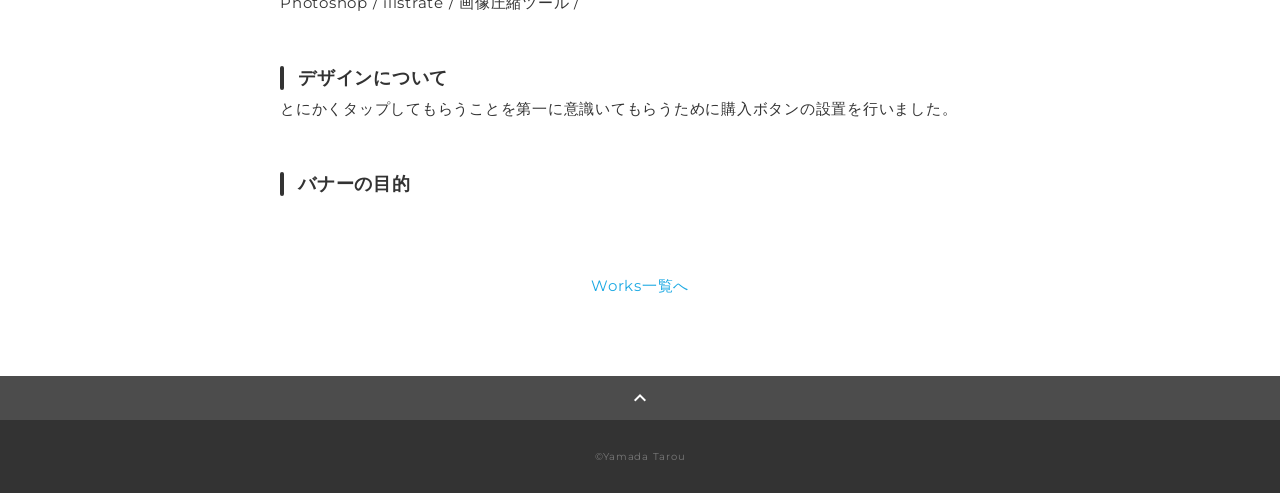
<file: portfolio_24_akira/works-banner_01_03.html>
<!DOCTYPE html>
<html lang="ja">

<head>
  <meta charset="utf-8">
  <meta name="viewport" content="width=device-width,initial-scale=1">
  <meta property="og:type" content="website">
  <meta property="og:title" content="WebデザイナーYamada Taroのポートフォリオ">
  <meta property="og:url" content="URLが入る">
  <meta property="og:description" content="Yamada Taroのポートフォリオサイトです。">
  <meta property="og:image" content="img/ogp.png">
  <meta name="robots" content="noindex,nofollow">
  <meta name="description" content="Yamada Taroのポートフォリオサイトです">
  <title>四日市 晟良 ポートフォリオ</title>

  <link rel="preconnect" href="https://fonts.gstatic.com">
  <link rel="stylesheet" href="https://fonts.googleapis.com/css2?family=Montserrat:wght@400;700&display=swap">
  <link rel="stylesheet" href="https://fonts.googleapis.com/css?family=Material+Icons+Outlined">
  <link rel="stylesheet" href="css/ress.css" media="all">
  <link rel="stylesheet" href="css/style.css" media="all">
  <link rel="icon" href="img/favicon.ico">
  <link rel="canonical" href="URL">
</head>

<body>
  <div class="wrapper">
    <!-- header -->
    <header class="header ">
      <h1 class="header-logo">
        <a href="./index.html">四日市 晟良</a>
      </h1>
      <nav class="gnav">
        <ul class="gnav-list">
          <li class="gnav-item"><a href="#works">works</a></li>
          <li class="gnav-item"><a href="#skill">skill</a></li>
          <li class="gnav-item"><a href="#about">about</a></li>
          <li class="gnav-item"><a href="#contact">contact</a></li>
        </ul>
      </nav>
    </header>
    <!-- /header -->

    <main class="content">
      <div class="article">
        <section class="article-container">
          <h2 class="article-title">架空株式会社フルハビ<br>バナー</h2>
          <div class="article-body">
            <p>
              <img src="img/sumnail_03.jpg" width="1000" height="913" alt="作品スクリーンショット">
            </p>
            <p>
              ①本社所在地は東京都西新宿。 資本金 ：●千万円 従業員数： 1000名
              ②宮城県仙台市出身の社長Aのもとに農業従事者、 農大出身者やウェブアプリ開発者などが集まり、 「フルハビ」 サ
              ービス開始のために起業されたスタートアップ企業。
              ③大学生時代にインターンのため訪れた農家から、 規格外品のフルーツ廃棄の無駄や費用についての相談を受けた社
              長Aが、 国内の規格外品のフルーツの有効活用のために考案したサブスクリプションサービスが 「フルハビ」
            </p>
          
            <h3>担当</h3>
            <p>デザイン (約5時間) / ペルソナ(約2時間) / 競合調査（30社）（約2時間） / 業界研究（4時間） /
              制作概要（約3時間）（ターゲット層、サイト制作の目標達成項目、企業側の目的、お客様側の目的）/ サイト構造（約3時間）/ photoshopでの画像加工（画像解像度の修正）（約2時間）/illstrate
              ロゴの切り抜き / 画像の加工（サイズ変更、色調の調整）</p>
            <h3>バナー制作の目的</h3>
            <p>バナー掲載後、 「￥ 1500：初回送料税込お試しセット」 サイトへ誘導させ、 半月～ 1ヶ月間でお試し会員
              3,000名以上の加入を達成する。 /「￥ 1500：初回送料税込お試しセット」 申込時に次回以降のサブスクリプションについて登録してもらい、 その
              ままサブスクリプション開始 （初回のみで契約解除可能だが、 登録サイトにて利用者本人による中止の申込みが
              必要となる）、 そしてサブスクリプションを継続してもらう / 企業ブランド 「Fru-Sc」（フルスク） と、「Fru-habit」（フルハビ） の認知度アップ、 ブランドイメージのアップ。</p>
            <h3>ターゲット</h3>
            <p>BtoC向け / 20代(前半) ~ 30代(後半) / 男女比：3：7 / 特徴 : 会社員（職業傾向：新卒の方、仕事に追われ時間が取れない方、栄養に偏りがある方中心）, 専業主婦・主夫 </p>
            <h3>使用ツール</h3>
            <p>Photoshop / illstrate / 画像圧縮ツール / </p>


          

            <h3>デザインについて</h3>
            <p>
              とにかくタップしてもらうことを第一に意識いてもらうために購入ボタンの設置を行いました。
            </p>
            <h3>バナーの目的</h3>
            <p>
            </p>

          </div>
          <div class="home-link">
            <a href="./#works">Works一覧へ</a>
          </div>
        </section>
      </div>

      <div class="page-top" id="js-page-top">
        <span class="material-icons-outlined">expand_less</span>
      </div>
    </main>

    <!-- footer -->
    <footer class="footer">
      <div class="copyright">&copy;Yamada Tarou</div>
    </footer>
    <!-- /footer -->

  </div>
  <script src="js/jquery-3.6.0.min.js"></script>
  <script src="js/script.js"></script>
</body>

</html>
</file>
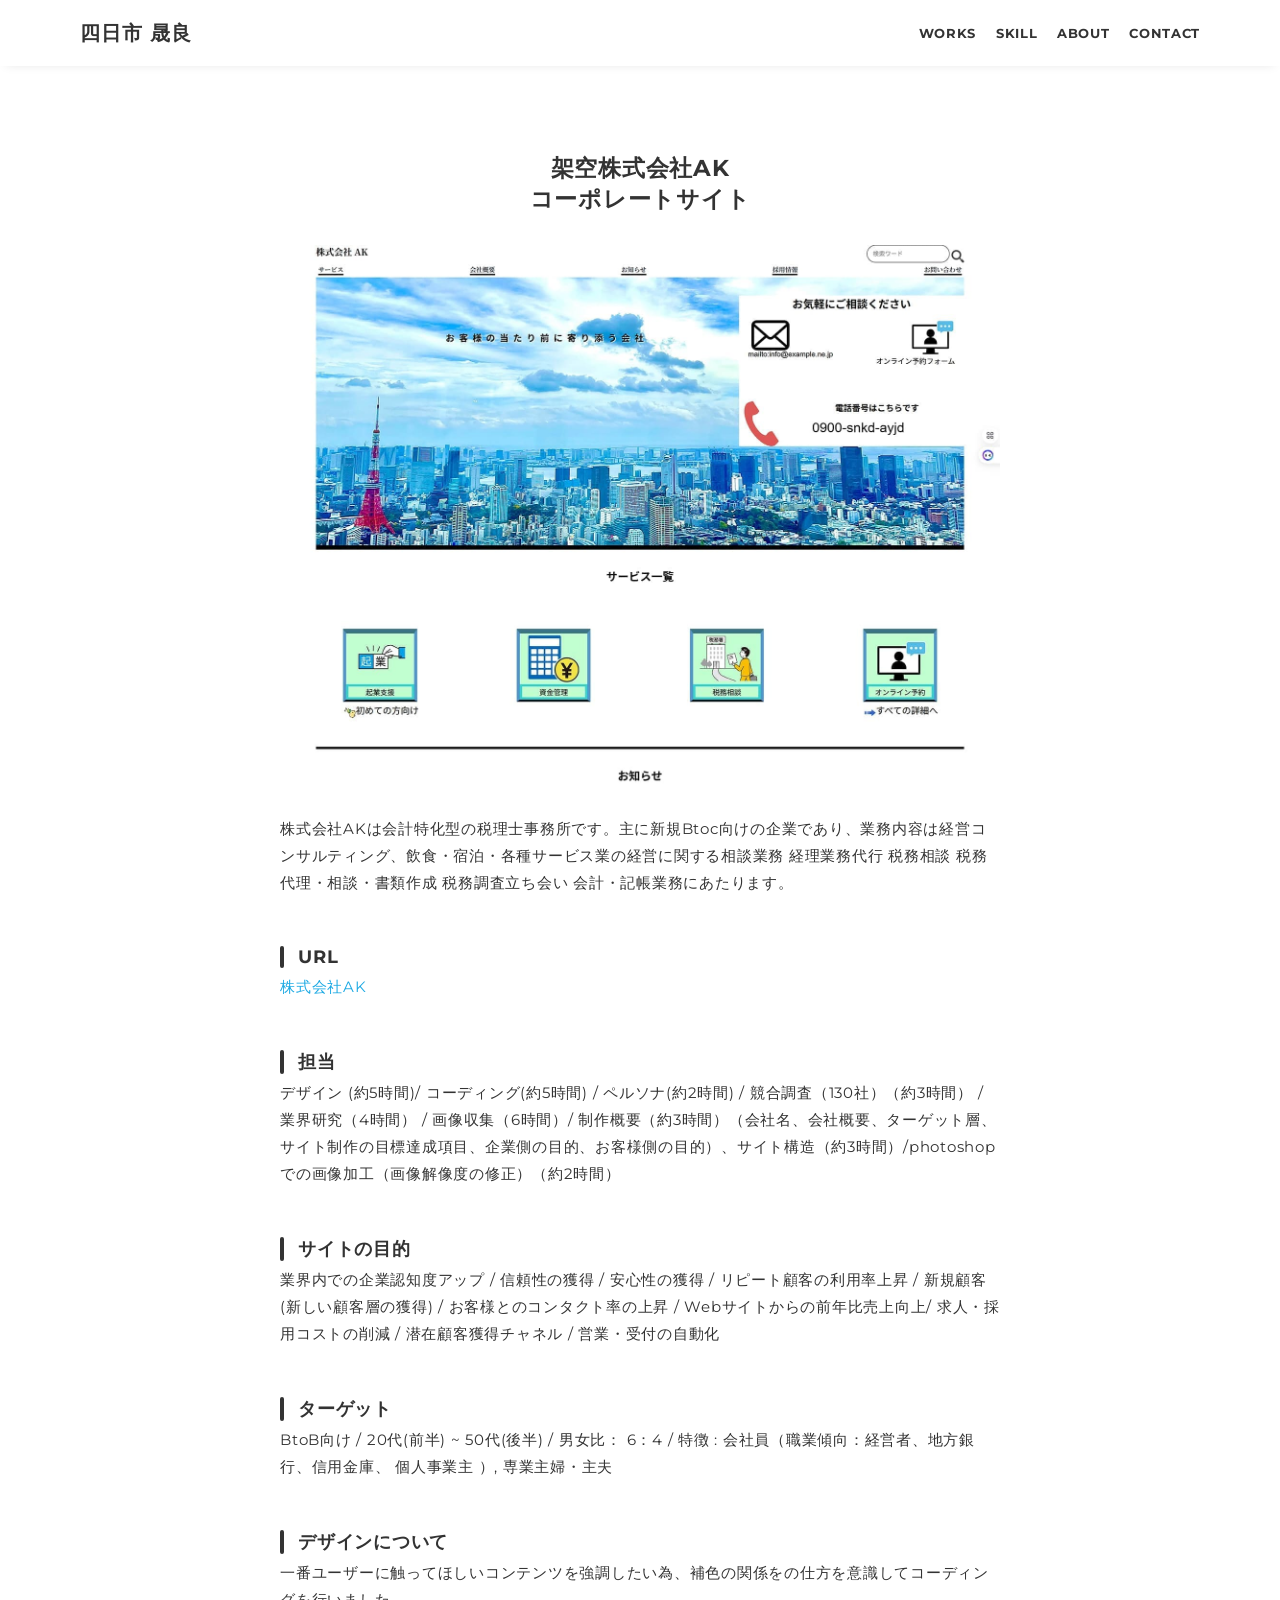
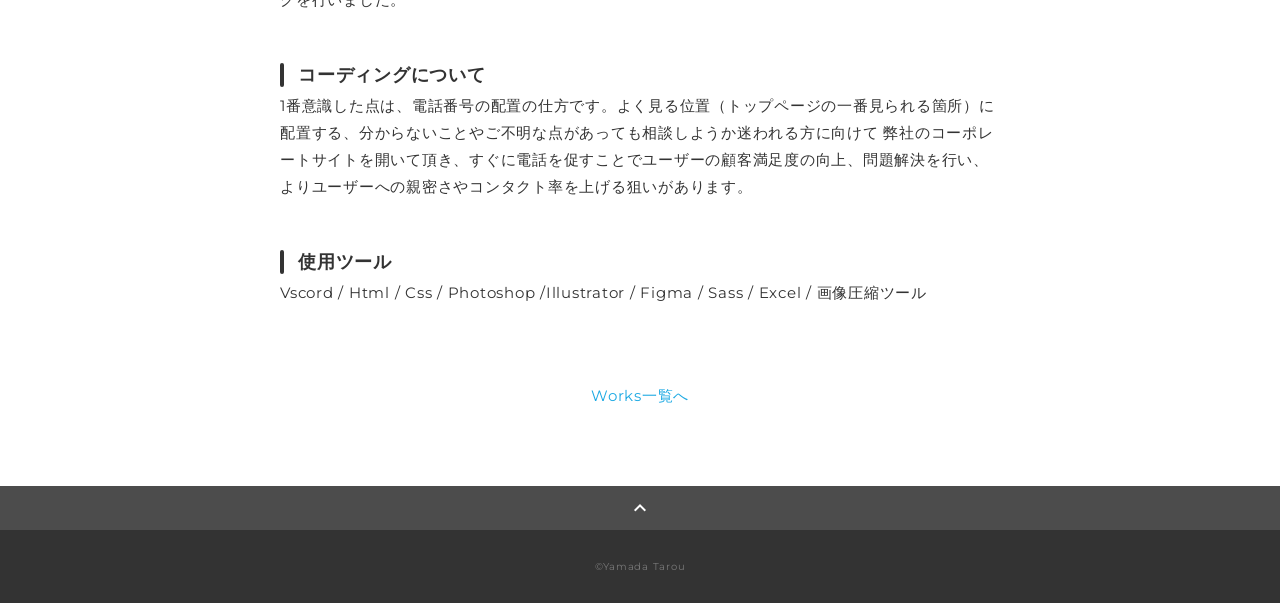
<file: portfolio_24_akira/works-template_01.html>
<!DOCTYPE html>
<html lang="ja">

<head>
  <meta charset="utf-8">
  <meta name="viewport" content="width=device-width,initial-scale=1">
  <meta property="og:type" content="website">
  <meta property="og:title" content="WebデザイナーYamada Taroのポートフォリオ">
  <meta property="og:url" content="URLが入る">
  <meta property="og:description" content="Yamada Taroのポートフォリオサイトです。">
  <meta property="og:image" content="img/ogp.png">
  <meta name="robots" content="noindex,nofollow">
  <meta name="description" content="Yamada Taroのポートフォリオサイトです">
  <title>四日市 晟良 ポートフォリオ</title>
  <!-- ↑名前をちゃんと変更してこのコメントアウトを削除すること -->
  <link rel="preconnect" href="https://fonts.gstatic.com">
  <link rel="stylesheet" href="https://fonts.googleapis.com/css2?family=Montserrat:wght@400;700&display=swap">
  <link rel="stylesheet" href="https://fonts.googleapis.com/css?family=Material+Icons+Outlined">
  <link rel="stylesheet" href="css/ress.css" media="all">
  <link rel="stylesheet" href="css/reset.css" media="all">
  <link rel="stylesheet" href="css/style.css" media="all">
  <link rel="icon" href="img/favicon.ico">
  <link rel="canonical" href="URL">
</head>

<body>
  <div class="wrapper">
    <!-- header -->
    <header class="header ">
      <h1 class="header-logo">
        <a href="./index.html">四日市 晟良</a>
      </h1>
      <nav class="gnav">
        <ul class="gnav-list">
          <li class="gnav-item"><a href="#works">works</a></li>
          <li class="gnav-item"><a href="#skill">skill</a></li>
          <li class="gnav-item"><a href="#about">about</a></li>
          <li class="gnav-item"><a href="#contact">contact</a></li>
        </ul>
      </nav>
    </header>
    <!-- /header -->

    <main class="content">
      <div class="article">
        <section class="article-container">
          <h2 class="article-title">架空株式会社AK<br>コーポレートサイト</h2>
          <div class="article-body">
            <p>
              <img src="img/site01.jpg" width="1000" height="913" alt="作品スクリーンショット">
            </p>
            <p>
              株式会社AKは会計特化型の税理士事務所です。主に新規Btoc向けの企業であり、業務内容は経営コンサルティング、飲食・宿泊・各種サービス業の経営に関する相談業務 経理業務代行 税務相談 税務代理・相談・書類作成 税務調査立ち会い 会計・記帳業務にあたります。
            </p>
            <h3>URL</h3>
            <p><a href="https://adjustacademy.com/0581/d260424-290008/site01/index.html" target="_blank"
                rel="noopener">株式会社AK</a></p>
            <h3>担当</h3>
            <p>デザイン (約5時間)/ コーディング(約5時間) / ペルソナ(約2時間) / 競合調査（130社）（約3時間） / 業界研究（4時間） / 画像収集（6時間）/
              制作概要（約3時間）（会社名、会社概要、ターゲット層、サイト制作の目標達成項目、企業側の目的、お客様側の目的）、サイト構造（約3時間）/photoshopでの画像加工（画像解像度の修正）（約2時間）
            </p>
            <h3>サイトの目的</h3>
            <p>業界内での企業認知度アップ / 信頼性の獲得 / 安心性の獲得 / リピート顧客の利用率上昇 / 新規顧客(新しい顧客層の獲得) / お客様とのコンタクト率の上昇 / Webサイトからの前年比売上向上/
              求人・採用コストの削減 / 潜在顧客獲得チャネル / 営業・受付の自動化</p>
            <h3>ターゲット</h3>
            <p>BtoB向け / 20代(前半) ~ 50代(後半) / 男女比： 6：4 / 特徴 : 会社員（職業傾向：経営者、地方銀行、信用金庫、 個人事業主 ）, 専業主婦・主夫  </p>

            <h3>デザインについて</h3>
            <p>  一番ユーザーに触ってほしいコンテンツを強調したい為、補色の関係をの仕方を意識してコーディングを行いました。
        
            </p>


            <h3>コーディングについて</h3>
            <p>
                     1番意識した点は、電話番号の配置の仕方です。よく見る位置（トップページの一番見られる箇所）に配置する、分からないことやご不明な点があっても相談しようか迷われる方に向けて
              弊社のコーポレートサイトを開いて頂き、すぐに電話を促すことでユーザーの顧客満足度の向上、問題解決を行い、よりユーザーへの親密さやコンタクト率を上げる狙いがあります。</p>

            <h3>使用ツール</h3>
            <p>

                    Vscord / Html / Css / Photoshop /Illustrator / Figma / Sass / Excel / 画像圧縮ツール

            
            </p>
          </div>
          <div class="home-link">
            <a href="./#works">Works一覧へ</a>
          </div>
        </section>
      </div>

      <div class="page-top" id="js-page-top">
        <span class="material-icons-outlined">expand_less</span>
      </div>
    </main>

    <!-- footer -->
    <footer class="footer">
      <div class="copyright">&copy;Yamada Tarou</div>
    </footer>
    <!-- /footer -->

  </div>
  <script src="js/jquery-3.6.0.min.js"></script>
  <script src="js/script.js"></script>
</body>

</html>
</file>
<file: portfolio_24_akira/css/ress.css>
/*!
 * ress.css • v3.0.1
 * MIT License
 * github.com/filipelinhares/ress
 */

/* # =================================================================
   # Global selectors
   # ================================================================= */

html {
  box-sizing: border-box;
  word-break: normal;
  -moz-tab-size: 4;
  tab-size: 4;

  -webkit-text-size-adjust: 100%;
  /* Prevent adjustments of font size after orientation changes in iOS */
}

*,
::before,
::after {
  box-sizing: inherit;
  background-repeat: no-repeat;
  /* Set `background-repeat: no-repeat` to all elements and pseudo elements */
}

::before,
::after {
  vertical-align: inherit;
  text-decoration: inherit;
  /* Inherit text-decoration and vertical align to ::before and ::after pseudo elements */
}

* {
  margin: 0;
  padding: 0;
  /* Reset `padding` and `margin` of all elements */
}

/* # =================================================================
   # General elements
   # ================================================================= */

hr {
  overflow: visible;
  /* Show the overflow in Edge and IE */
  height: 0;
  /* Add the correct box sizing in Firefox */
}

details,
main {
  display: block;
  /* Render the `main` element consistently in IE. */
}

summary {
  display: list-item;
  /* Add the correct display in all browsers */
}

small {
  font-size: 80%;
  /* Set font-size to 80% in `small` elements */
}

[hidden] {
  display: none;
  /* Add the correct display in IE */
}

abbr[title] {
  /* Add the correct text decoration in Chrome, Edge, IE, Opera, and Safari */
  text-decoration: underline;
  text-decoration: underline dotted;
  border-bottom: none;
  /* Remove the bottom border in Chrome 57 */
}

a {
  background-color: transparent;
  /* Remove the gray background on active links in IE 10 */
}

a:active,
a:hover {
  outline-width: 0;
  /* Remove the outline when hovering in all browsers */
}

code,
kbd,
pre,
samp {
  font-family: monospace, monospace;
  /* Specify the font family of code elements */
}

pre {
  font-size: 1em;
  /* Correct the odd `em` font sizing in all browsers */
}

b,
strong {
  font-weight: bolder;
  /* Add the correct font weight in Chrome, Edge, and Safari */
}

/* https://gist.github.com/unruthless/413930 */
sub,
sup {
  position: relative;
  font-size: 75%;
  line-height: 0;
  vertical-align: baseline;
}

sub {
  bottom: -.25em;
}

sup {
  top: -.5em;
}

/* # =================================================================
   # Forms
   # ================================================================= */

input {
  border-radius: 0;
}

/* Replace pointer cursor in disabled elements */
[disabled] {
  cursor: default;
}

[type="number"]::-webkit-container-spin-button,
[type="number"]::-webkit-outer-spin-button {
  height: auto;
  /* Correct the cursor style of increment and decrement buttons in Chrome */
}

[type="search"] {
  outline-offset: -2px;
  /* Correct the outline style in Safari */
  appearance: textfield;
  /* Correct the odd appearance in Chrome and Safari */
}

[type="search"]::-webkit-search-decoration {
  -webkit-appearance: none;
  /* Remove the container padding in Chrome and Safari on macOS */
}

textarea {
  overflow: auto;
  /* Internet Explorer 11+ */
  resize: vertical;
  /* Specify textarea resizability */
}

button,
input,
optgroup,
select,
textarea {
  font: inherit;
  /* Specify font inheritance of form elements */
}

optgroup {
  font-weight: bold;
  /* Restore the font weight unset by the previous rule */
}

button {
  overflow: visible;
  /* Address `overflow` set to `hidden` in IE 8/9/10/11 */
}

button,
select {
  text-transform: none;
  /* Firefox 40+, Internet Explorer 11- */
}

/* Apply cursor pointer to button elements */
button,
[type="button"],
[type="reset"],
[type="submit"],
[role="button"] {
  cursor: pointer;
  color: inherit;
}

/* Remove container padding and border in Firefox 4+ */
button::-moz-focus-container,
[type="button"]::-moz-focus-container,
[type="reset"]::-moz-focus-container,
[type="submit"]::-moz-focus-container {
  padding: 0;
  border-style: none;
}

/* Replace focus style removed in the border reset above */
button:-moz-focusring,
[type="button"]::-moz-focus-container,
[type="reset"]::-moz-focus-container,
[type="submit"]::-moz-focus-container {
  outline: 1px dotted ButtonText;
}

button,
html [type="button"],
/* Prevent a WebKit bug where (2) destroys native `audio` and `video`controls in Android 4 */
[type="reset"],
[type="submit"] {
 appearance: button;
  /* Correct the inability to style clickable types in iOS */
}

/* Remove the default button styling in all browsers */
button,
input,
select,
textarea {
  border-style: none;
  background-color: transparent;
}

/* Style select like a standard input */
select {
  appearance: none;
}

select::-ms-expand {
  display: none;
  /* Internet Explorer 11+ */
}

select::-ms-value {
  color: currentColor;
  /* Internet Explorer 11+ */
}

legend {
  display: table;
  /* Correct the text wrapping in Edge and IE */
  max-width: 100%;
  /* Correct the text wrapping in Edge and IE */
  max-width: 100%;
  /* Correct the text wrapping in Edge 18- and IE */
  white-space: normal;
  /* Correct the text wrapping in Edge and IE */
  color: inherit;
  /* Correct the color inheritance from `fieldset` elements in IE */
  border: 0;
  /* Correct `color` not being inherited in IE 8/9/10/11 */
}

::-webkit-file-upload-button {
  font: inherit;
  /* Change font properties to `inherit` in Chrome and Safari */
  color: inherit;
  /* Correct the inability to style clickable types in iOS and Safari */

  -webkit-appearance: button;
}

/* # =================================================================
   # Specify media element style
   # ================================================================= */

img {
  border-style: none;
  /* Remove border when inside `a` element in IE 8/9/10 */
}

/* Add the correct vertical alignment in Chrome, Firefox, and Opera */
progress {
  vertical-align: baseline;
}

/* # =================================================================
   # Accessibility
   # ================================================================= */

/* Hide content from screens but not screenreaders */
@media screen {
  [hidden~="screen"] {
    display: inherit;
  }

  [hidden~="screen"]:not(:active):not(:focus):not(:target) {
    position: absolute !important;
    clip: rect(0 0 0 0) !important;
  }
}

/* Specify the progress cursor of updating elements */
[aria-busy="true"] {
  cursor: progress;
}

/* Specify the pointer cursor of trigger elements */
[aria-controls] {
  cursor: pointer;
}

/* Specify the unstyled cursor of disabled, not-editable, or otherwise inoperable elements */
[aria-disabled] {
  cursor: default;
}
</file>
<file: portfolio_24_akira/css/style.css>
@charset "utf-8";

body {
  font-family: "Montserrat", "Helvetica Neue", Arial, "Hiragino Kaku Gothic ProN", "Hiragino Sans", Meiryo, sans-serif;
  font-size: 15px;
  letter-spacing: .05em;
  color: #333;
}

a {
  transition: opacity .3s;
  text-decoration: none;
  color: #1ca9e3;
}

img {
  max-width: 100%;
  height: auto;
  vertical-align: bottom;
  border-style: none;
}

.pc-only {
  display: block;
}

.sp-only {
  display: none;
}
section.sns {
  text-align: center;
  padding: 5%;
}

section.sns h2{
  padding: 3%;
}
/*--------------------------------
 レイアウト
---------------------------------*/
.wrapper {
  padding-top: 73px;
}

.section {
  padding: 90px 0;
}

.section:nth-of-type(odd) {
  background-color: #f7f7f7;
}

.container {
  max-width: 1340px;
  margin: 0 auto;
  padding: 0 40px;
}

/*--------------------------------
 見出し
---------------------------------*/
.title {
  font-size: 34px;
  font-weight: bold;
  line-height: 1;
  margin-bottom: 40px;
  text-align: center;
  letter-spacing: .05em;
  color: #333;
}

.lead {
  font-size: 16px;
  line-height: 1.8;
  margin-bottom: 30px;
}

/*--------------------------------
ヘッダー
---------------------------------*/
.header {
  position: fixed;
  top: 0;
  z-index: 1;
  width: 100%;
  background-color: #fff;
  box-shadow: 0 5px 10px -6px rgba(0, 0, 0, .1);
  display: flex;
  align-items: center;
  justify-content: space-between;
  padding: 20px 80px;
}

.header h1 {
  text-transform: uppercase;
}

.header-logo {
  font-size: 20px;
  font-weight: bold;
  line-height: 1.2;
  margin-right: 20px;
  letter-spacing: .05em;
}

.header-logo a {
  color: #333;
}

.gnav-list {
  display: flex;
  justify-content: space-between;
  list-style: none;
}

.gnav-item:not(:last-child) {
  margin-right: 20px;
}

.gnav-item a {
  position: relative;
  font-size: 13px;
  font-weight: bold;
  display: inline-block;
  padding: 5px 0;
  transition: .3s;
  letter-spacing: .05em;
  color: #333;
  text-transform: uppercase;
}

.gnav-item a:after {
  position: absolute;
  bottom: 0;
  left: 50%;
  width: 0;
  height: 3px;
  content: "";
  transition: .3s;
  -webkit-transform: translateX(-50%);
  transform: translateX(-50%);
  background-color: #333;
}

.gnav-item a:hover:after {
  width: 100%;
}

/*--------------------------------
 メインビジュアル
---------------------------------*/
.mv {
  display: flex;
  align-items: center;
  justify-content: center;
  height: 85vh;
  text-align: center;
}

.mv-container {
  padding: 0 40px;
}

.mv-title {
  font-size: 60px;
  font-weight: bold;
  line-height: 1.2;
  margin-bottom: 5px;
  letter-spacing: .1em;
  text-transform: uppercase;
}

.mv-subtitle {
  font-size: 20px;
  font-weight: bold;
  line-height: 1;
  margin-bottom: 40px;
  letter-spacing: .08em;
  text-transform: uppercase;
}

.mv-text {
  font-size: 16px;
  line-height: 1.8;
}

/*--------------------------------
 Works
---------------------------------*/
h2.title {
  text-transform: uppercase;
}

.works-list {
  display: flex;
  flex-wrap: wrap;
  justify-content: space-between;
  margin-bottom: -40px;
}

.works-list::after {
  content: "";
  display: block;
  width: 32%;
}


.works-item {
  width: 32%;
  margin-bottom: 40px;
  color: #333;
}

.works-item:hover {
  opacity: .9;
}

.works-item:nth-of-type(3n) {
  margin-right: 0;
}

.works-img {
  width: fit-content;
}

.works-img img {
  border: 1px solid #e6e6e6;
}

.works-name {
  font-size: 12px;
  font-weight: bold;
  margin-top: 8px;
}

.works-info {
  font-size: 10px;
  margin-top: 5px;
}

/*--------------------------------
 Skill
---------------------------------*/
.skill-list {
  display: flex;
  flex-wrap: wrap;
  justify-content: space-between;
  margin-bottom: -50px;
}

.skill-item {
  display: flex;
  align-items: flex-start;
  justify-content: space-between;
  width: 48%;
  margin-bottom: 50px;
}

.skill-img {
  width: 60px;
  height: auto;
  margin-right: 20px;
}

.skill-body {
  flex: 1;
}

.skill-name {
  margin-bottom: 10px;
}

.skill-text {
  font-size: 14px;
  line-height: 1.8;
}

/*--------------------------------
 About
---------------------------------*/
.profile {
  display: flex;
  flex-wrap: wrap;
  max-width: 800px;
  margin: 0 auto;
}

.profile-img {
  width: 20%;
  margin-right: 30px;
  border-radius: 50%;
}

.profile-img img {
  border-radius: 50%;
}

.profile-body {
  flex: 1;
}

.profile-body p {
  font-size: 15px;
  line-height: 1.8;
}

.profile-body p:not(:last-child) {
  margin-bottom: 30px;
}

/*--------------------------------
 Contact
---------------------------------*/
.contact {
  text-align: center;
}

.contact-item:not(:last-child) {
  margin-right: 10px;
}

.contact-text {
  margin-top: 10px;
}

/*--------------------------------
 ページトップ
---------------------------------*/
.page-top {
  font-weight: bold;
  padding: 10px;
  cursor: pointer;
  text-align: center;
  background-color: #4c4c4c;
}

.page-top .material-icons-outlined {
  vertical-align: bottom;
  color: #fff;
}

/*--------------------------------
 フッター
---------------------------------*/
.footer {
  padding: 30px;
  background-color: #333;
}

.copyright {
  font-size: 10px;
  text-align: center;
  color: #797979;
}

/*--------------------------------
 下層：Worksページ
---------------------------------*/
.article {
  padding: 80px 0;
}

.article-container {
  max-width: 1040px;
  margin: 0 auto;
  padding: 0 20px;
}

.article-title {
  margin-bottom: 30px;
  text-align: center;
}

.article-body {
  max-width: 720px;
  margin: 0 auto;
  margin-bottom: 80px;
}

.article-body h3 {
  position: relative;
  font-size: 18px;
  margin-bottom: 5px;
  padding-left: 1em;
}

.article-body h3:not(:first-child) {
  margin-top: 50px;
}

.article-body h3::before {
  position: absolute;
  top: 0;
  left: 0;
  width: 4px;
  height: 100%;
  content: "";
  border-radius: 3px;
  background-color: #333;
}

.article-body p {
  font-size: 15px;
  line-height: 1.8;
  margin-bottom: 30px;
}

.home-link {
  text-align: center;
}

/*media Queries 767
----------------------------------------------------*/
@media screen and (max-width: 767px) {
  body {
    font-size: 14px;
  }

  .pc-only {
    display: none;
  }

  .sp-only {
    display: block;
  }

  /* 見出し */
  .title {
    font-size: 26px;
    margin-bottom: 20px;
  }

  .lead {
    font-size: 14px;
    line-height: 1.7;
    margin-bottom: 20px;
  }

  /* レイアウト */
  .wrapper {
    padding-top: 57px;
  }

  .section {
    padding: 60px 0;
  }

  .container {
    padding: 0 20px;
  }

  /* ヘッダー */
  .header {
    padding: 15px;
  }

  .header-logo {
    font-size: 15px;
    margin-right: 15px;
  }

  .gnav-item:not(:last-child) {
    margin-right: 10px;
  }

  .gnav-item a {
    font-size: 10px;
  }

  .gnav-item a:after {
    display: none;
  }

  /*  メインビジュアル */
  .mv {
    height: 75vh;
  }

  .mv-container {
    padding: 0 20px;
  }

  .mv-title {
    font-size: 30px;
  }

  .mv-subtitle {
    font-size: 16px;
    margin-bottom: 20px;
  }

  .mv-text {
    font-size: 14px;
    line-height: 1.7;
  }

  /* Works */
  .works-name {
    font-size: 12px;
  }

  .works-info {
    margin-top: 3px;
  }

  .works-list {
    justify-content: space-between;
  }

  .works-item {
    flex: 0 0 48%;
    margin-right: 0;
    margin-bottom: 30px;
  }

  /* Skill */
  .skill-list {
    display: block;
    margin-bottom: 0;
  }

  .skill-item {
    width: 100%;
    margin-bottom: 35px;
  }

  .skill-item:last-child {
    margin-bottom: 0;
  }

  .skill-name {
    margin-bottom: 5px;
  }

  .skill-text {
    font-size: 13px;
    line-height: 1.7;
  }

  /* About */
  .profile {
    display: block;
  }

  .profile-img {
    width: 150px;
    margin: 0 auto;
    margin-bottom: 25px;
  }

  .profile-body p {
    font-size: 14px;
    line-height: 1.7;
  }

  .profile-body p:not(:last-child) {
    margin-bottom: 20px;
  }

  /* フッター */
  .footer {
    padding: 20px;
  }

  /* 下層ページ */
  .article {
    padding: 50px 0;
  }

  .article-body h3 {
    font-size: 16px;
    padding-left: .8em;
  }

  .article-body h3:not(:first-child) {
    margin-top: 30px;
  }

  .article-body p {
    font-size: 14px;
    line-height: 1.7;
    margin-bottom: 20px;
  }
}

@media screen and (max-width: 480px) {
  .works-list {
    display: block;
  }

  .works-item {
    display: block;
    width: 90%;
    flex: 0;
    margin: 0 auto 30px;
  }

  .works-item:nth-of-type(3n) {
    margin: 0 auto 30px;
  }

  .works-img {
    width: 100%;
  }

  .works-img img {
    width: 100%;
  }
}
</file>
